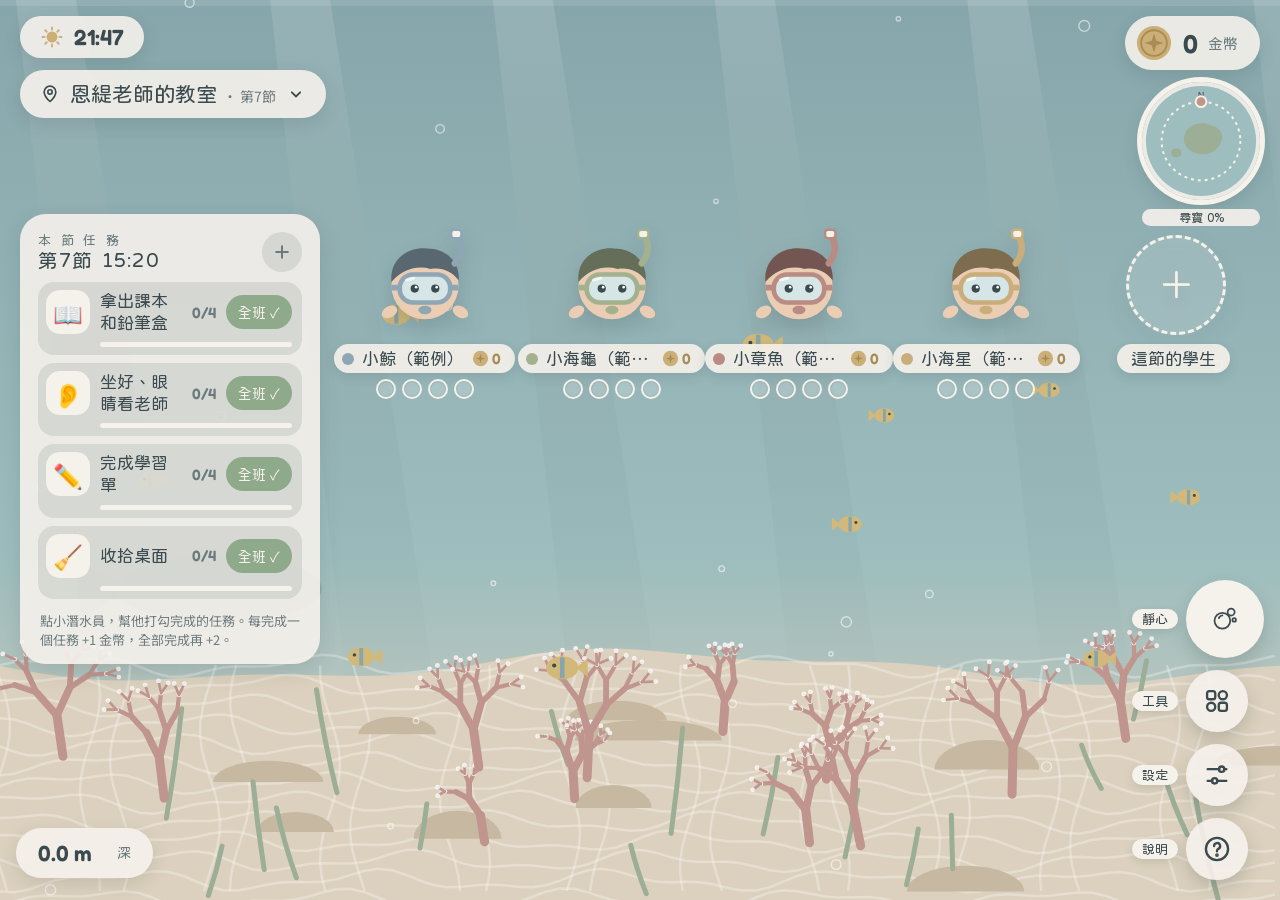
<file: classroom/index.html>
<!doctype html>
<html lang="zh-Hant">
<head>
<meta charset="utf-8">
<meta name="viewport" content="width=device-width,initial-scale=1,viewport-fit=cover">
<style>:root{color-scheme:light;box-sizing:border-box;padding-top:env(safe-area-inset-top,0px);padding-bottom:env(safe-area-inset-bottom,0px)}html{scroll-padding-top:env(safe-area-inset-top,0px)}body{margin:0;padding:0;font:14px -apple-system,BlinkMacSystemFont,sans-serif;background:#fff;color:#000}img{max-width:100%}[hidden]:not([hidden=until-found i]){display:none!important}</style>
</head>
<body>
<title>恩緹老師的教室 by NNX</title>
<meta name="claude:viewport-fit-sides" content="cover">
<link rel="preconnect" href="https://fonts.googleapis.com">
<link rel="stylesheet" href="https://fonts.googleapis.com/css2?family=Huninn&family=Fredoka:wght@500;600&family=Noto+Sans+TC:wght@400;500;700&display=swap">
<style>
/* Layout: full-bleed canvas sea; glass HUD pills float on top like a cozy diving game; divers swim in a grid "reef" in the middle */
:root{
  --sea-top:#86A6AB; --sea-mid:#9DBDBE; --sand:#DCD1BE; --sand-dk:#C7B9A1;
  --ink:#3B4A4E; --ink-soft:#6B7A7D;
  --glass:#F5F1EBE6; --glass-solid:#F5F1EB; --line:#3B4A4E1F;
  --accent:#C0968A; --gold:#CBAF77; --gold-dk:#A88C55; --sage:#9DAE97; --ok:#8FA98B;
  --coral:#BF958E; --fish:#D2B979; --skin:#EBCDB4; --lens:#D6E6E6;
  --ray:#FFFFFF; --veil:#2F3E42B3;
  --f-display:"Huninn","Noto Sans TC","PingFang TC","Microsoft JhengHei",sans-serif;
  --f-body:"Noto Sans TC","PingFang TC","Microsoft JhengHei",sans-serif;
  --f-num:"Fredoka","Huninn",ui-rounded,sans-serif;
}
@media (prefers-color-scheme:dark){:root:not([data-theme="light"]){
  --sea-top:#2C3F45; --sea-mid:#3A5257; --sand:#6B6457; --sand-dk:#585246;
  --ink:#EEE8E0; --ink-soft:#B5BDB9; --glass:#2A373BE6; --glass-solid:#2A373B; --line:#EEE8E022;
  --accent:#D1A79B; --gold:#D6BC85; --gold-dk:#B79C63; --sage:#A6B6A0; --ok:#9DB699;
  --coral:#A9837C; --fish:#BFA86F; --skin:#DDBFA6; --lens:#9FB8BA; --ray:#CFE3E3; --veil:#111A1DCC;
  color-scheme:dark}}
:root[data-theme="dark"]{
  --sea-top:#2C3F45; --sea-mid:#3A5257; --sand:#6B6457; --sand-dk:#585246;
  --ink:#EEE8E0; --ink-soft:#B5BDB9; --glass:#2A373BE6; --glass-solid:#2A373B; --line:#EEE8E022;
  --accent:#D1A79B; --gold:#D6BC85; --gold-dk:#B79C63; --sage:#A6B6A0; --ok:#9DB699;
  --coral:#A9837C; --fish:#BFA86F; --skin:#DDBFA6; --lens:#9FB8BA; --ray:#CFE3E3; --veil:#111A1DCC;
  color-scheme:dark}
/* 宇宙主題：固定一種夜空樣子（不跟著深淺色切換），面板維持奶油色好閱讀 */
html:root[data-world="space"]{
  --sea-top:#24283C; --sea-mid:#413E58; --sand:#8E8798; --sand-dk:#6E677E;
  --ink:#3A3E51; --ink-soft:#6A6C7C; --glass:#F3EEF0E8; --glass-solid:#F3EEF0; --line:#3A3E511F;
  --accent:#B8918F; --gold:#D2B97F; --gold-dk:#A0854F; --sage:#9FB1AA; --ok:#8BA596;
  --coral:#C29A9C; --fish:#D8C38E; --skin:#EBCDB4; --lens:#3E4766; --ray:#EDE6F2; --veil:#121420A6;
  color-scheme:light}
html[data-world="space"] .calm .bub{background:radial-gradient(circle at 35% 30%,#F6EAF0AA,#C9A9B588 40%,#8C7FA6AA 72%,#E9E1F033);box-shadow:inset -18px -18px 40px #2A2C4466,0 0 70px #D8C38E44}
html[data-world="space"] .pop{border-color:var(--fish);background:var(--fish);border-radius:3px}
.seg{display:flex;gap:6px;background:var(--glass);padding:4px;border-radius:999px}
.seg button{border:0;background:none;border-radius:999px;padding:8px 16px;font-family:var(--f-display);font-size:15px}
.seg button[aria-pressed="true"]{background:var(--accent);color:var(--glass-solid)}
html,body{min-height:100%}
body{background:var(--sea-mid);color:var(--ink);font-family:var(--f-body);font-size:15px;
  padding-left:max(16px,env(safe-area-inset-left,0px));padding-right:max(16px,env(safe-area-inset-right,0px));padding-block:16px 120px;overflow-x:hidden}
#sea{position:fixed;inset:0;width:100%;height:100%;z-index:0;display:block}
.app{position:relative;z-index:1;max-width:1240px;margin:0 auto;display:flex;flex-direction:column;gap:14px}
button{font:inherit;color:inherit;cursor:pointer}
button:focus-visible,input:focus-visible,select:focus-visible{outline:3px solid var(--gold);outline-offset:2px}
.pill{background:var(--glass);border-radius:999px;box-shadow:0 6px 18px #2B3A3E22;display:inline-flex;align-items:center;gap:10px;padding:10px 20px;border:0;backdrop-filter:blur(6px)}
.hud{display:flex;justify-content:space-between;align-items:flex-start;gap:12px;flex-wrap:wrap}
.hud-l,.hud-r{display:flex;flex-direction:column;gap:12px;align-items:flex-start}
.hud-r{align-items:flex-end}
.row{display:flex;gap:10px;flex-wrap:wrap;align-items:center}
.clock{font-family:var(--f-num);font-weight:600;font-size:22px;font-variant-numeric:tabular-nums;padding:8px 20px}
.clock svg{width:24px;height:24px;color:var(--gold)}
.loc{font-family:var(--f-display);font-size:21px;padding:12px 20px}
.loc svg{width:20px;height:20px}
.loc .sub{font-size:14px;color:var(--ink-soft);font-family:var(--f-body)}
.coins{font-family:var(--f-num);font-size:26px;font-weight:600;padding:8px 22px 8px 10px;font-variant-numeric:tabular-nums}
.coins small{font-family:var(--f-display);font-size:15px;color:var(--ink-soft);font-weight:400}
.coin{width:38px;height:38px;flex:none}
.minimap{width:118px;height:118px;border-radius:50%;background:var(--glass);box-shadow:0 0 0 5px var(--glass-solid),0 8px 20px #2B3A3E33;border:0;padding:0;position:relative}
.minimap svg{width:100%;height:100%}
.minimap .lbl{position:absolute;bottom:-26px;left:0;right:0;text-align:center;font-size:12px;color:var(--ink);font-family:var(--f-display);background:var(--glass);border-radius:999px;padding:2px 0}
.main{display:grid;grid-template-columns:300px 1fr;gap:18px;align-items:start}
.errands{background:var(--glass);border-radius:26px;padding:18px 18px 14px;box-shadow:0 8px 22px #2B3A3E22;display:flex;flex-direction:column;gap:10px;min-width:0}
.errands h2{margin:0;font-family:var(--f-display);font-weight:400;font-size:13px;letter-spacing:.22em;color:var(--ink-soft);display:flex;justify-content:space-between;align-items:center;gap:8px}
.errands h2 b{display:block;color:var(--ink);font-size:20px;letter-spacing:.06em;font-weight:400;margin-top:2px}
.plus{width:40px;height:40px;border-radius:50%;border:0;background:var(--line);display:grid;place-items:center;flex:none}
.plus svg{width:20px;height:20px}
.task-list{list-style:none;margin:0;padding:0;display:flex;flex-direction:column;gap:8px}
.allbtn{border:0;border-radius:999px;padding:7px 12px;background:var(--ok);color:var(--glass-solid);font-family:var(--f-display);font-size:14px;white-space:nowrap}
.allbtn.undo{background:var(--glass-solid);color:var(--ink-soft)}
.task .bar{grid-column:2/5!important}
.task{display:grid;grid-template-columns:44px 1fr auto auto;align-items:center;gap:10px;padding:8px 10px 8px 8px;border-radius:16px;background:var(--line)}
.task .ic{width:44px;height:44px;border-radius:14px;background:var(--glass-solid);display:grid;place-items:center;font-size:24px}
.task .tx{font-family:var(--f-display);font-size:17px;line-height:1.3;min-width:0;overflow-wrap:anywhere}
.task .ct{font-family:var(--f-num);font-weight:600;font-variant-numeric:tabular-nums;font-size:15px;color:var(--ink-soft)}
.task.all .ct{color:var(--ok)}
.task .bar{grid-column:2/4;height:5px;border-radius:5px;background:var(--glass-solid);overflow:hidden;margin-top:-2px}
.task .bar i{display:block;height:100%;background:var(--sage);border-radius:5px;transition:width .4s}
.hint{font-size:13px;color:var(--ink-soft);margin:2px 2px 0;line-height:1.5}
.reef{display:grid;grid-template-columns:repeat(auto-fill,minmax(150px,1fr));gap:22px 14px;padding-top:6px;min-width:0}
.diver{background:none;border:0;padding:6px 4px 10px;display:flex;flex-direction:column;align-items:center;gap:6px;border-radius:24px;position:relative;animation:bob 5.5s ease-in-out infinite}
.diver:hover .avatar{transform:scale(1.05)}
.avatar{width:112px;height:112px;transition:transform .25s;filter:drop-shadow(0 10px 10px #2B3A3E2E)}
.avatar svg{width:100%;height:100%;overflow:visible}
.tag{background:var(--glass);border-radius:999px;padding:5px 14px 5px 8px;display:flex;align-items:center;gap:8px;box-shadow:0 4px 12px #2B3A3E1F;max-width:100%}
.tag .sw{width:12px;height:12px;border-radius:50%;background:var(--c);flex:none}
.tag .nm{font-family:var(--f-display);font-size:17px;white-space:nowrap;overflow:hidden;text-overflow:ellipsis;min-width:0}
.tag .sc{font-family:var(--f-num);font-weight:600;font-size:15px;color:var(--gold-dk);display:flex;align-items:center;gap:3px;flex:none}
.tag .sc svg{width:17px;height:17px}
.dots{display:flex;gap:6px}
.dots i{width:16px;height:16px;border-radius:50%;border:2px solid var(--glass-solid);background:#FFFFFF33;box-shadow:inset 0 0 0 1px var(--line)}
.dots i.on{background:var(--gold);border-color:var(--glass-solid)}
.crown{position:absolute;top:-6px;left:50%;transform:translateX(-50%);background:var(--gold);color:var(--glass-solid);font-family:var(--f-display);font-size:13px;padding:2px 10px;border-radius:999px;white-space:nowrap;box-shadow:0 4px 10px #2B3A3E33}
@keyframes bob{0%,100%{translate:0 0}50%{translate:0 -9px}}
.side{position:fixed;right:max(16px,env(safe-area-inset-right,0px));bottom:calc(20px + env(safe-area-inset-bottom,0px));display:flex;flex-direction:column;gap:12px;z-index:5}
.fab{width:62px;height:62px;border-radius:50%;border:0;background:var(--glass);box-shadow:0 8px 18px #2B3A3E33;display:grid;place-items:center;position:relative}
.fab svg{width:28px;height:28px}
.fab.big{width:78px;height:78px;background:var(--glass-solid)}
.fab span{position:absolute;right:calc(100% + 8px);top:50%;transform:translateY(-50%);background:var(--glass-solid);font-family:var(--f-display);font-size:13px;padding:3px 10px;border-radius:999px;white-space:nowrap;box-shadow:0 3px 8px #2B3A3E22}
.depth{position:fixed;left:max(16px,env(safe-area-inset-left,0px));bottom:calc(22px + env(safe-area-inset-bottom,0px));z-index:5;font-family:var(--f-num);font-weight:600;font-size:22px;padding:12px 22px;font-variant-numeric:tabular-nums}
.depth small{font-family:var(--f-display);font-weight:400;font-size:14px;color:var(--ink-soft)}
/* sheets */
.scrim{position:fixed;inset:0;background:#2B3A3E59;z-index:20;display:flex;align-items:flex-end;justify-content:center;padding:0 max(0px,env(safe-area-inset-right,0px)) 0 max(0px,env(safe-area-inset-left,0px))}
.sheet{background:var(--glass-solid);width:min(560px,100%);max-height:88%;overflow:auto;border-radius:28px 28px 0 0;padding:22px 20px calc(24px + env(safe-area-inset-bottom,0px));box-shadow:0 -10px 30px #2B3A3E33;display:flex;flex-direction:column;gap:14px;animation:up .28s ease-out}
.sheet.wide{width:min(760px,100%)}
@keyframes up{from{transform:translateY(40px);opacity:.4}}
.sh-head{display:flex;align-items:center;gap:14px}
.sh-head .avatar{width:84px;height:84px;flex:none}
.sh-head h3{margin:0;font-family:var(--f-display);font-weight:400;font-size:28px;min-width:0;overflow-wrap:anywhere}
.sh-head p{margin:2px 0 0;color:var(--ink-soft);font-size:14px}
.x{margin-left:auto;width:44px;height:44px;border-radius:50%;border:0;background:var(--line);display:grid;place-items:center;flex:none}
.x svg{width:18px;height:18px}
.check{display:grid;grid-template-columns:52px 1fr 44px;gap:12px;align-items:center;width:100%;text-align:left;border:0;border-radius:20px;padding:10px 12px 10px 10px;background:var(--line);min-height:68px;transition:background .2s}
.check .ic{width:52px;height:52px;border-radius:16px;background:var(--glass);display:grid;place-items:center;font-size:28px}
.check .tx{font-family:var(--f-display);font-size:21px;line-height:1.3}
.check .bx{width:40px;height:40px;border-radius:50%;border:3px solid var(--ink-soft);display:grid;place-items:center}
.check .bx svg{width:22px;height:22px;opacity:0}
.check.done{background:color-mix(in srgb,var(--sage) 38%,transparent)}
.check.done .bx{background:var(--ok);border-color:var(--ok);color:var(--glass-solid)}
.check.done .bx svg{opacity:1}
.coinrow{display:flex;align-items:center;justify-content:space-between;gap:12px;background:var(--line);border-radius:20px;padding:10px 12px}
.coinrow .v{font-family:var(--f-num);font-weight:600;font-size:30px;display:flex;align-items:center;gap:8px;font-variant-numeric:tabular-nums}
.coinrow .v svg{width:34px;height:34px}
.rbtn{width:52px;height:52px;border-radius:50%;border:0;background:var(--glass);font-family:var(--f-num);font-size:26px;font-weight:600;display:grid;place-items:center}
.btn{border:0;border-radius:999px;padding:12px 20px;background:var(--line);font-family:var(--f-display);font-size:16px}
.btn.pri{background:var(--accent);color:var(--glass-solid)}
.btn.warn{background:color-mix(in srgb,var(--accent) 25%,transparent)}
.btn.sm{padding:8px 14px;font-size:14px}
.tabs{display:flex;gap:6px;background:var(--line);padding:5px;border-radius:999px;align-self:flex-start;flex-wrap:wrap}
.tabs button{border:0;background:none;border-radius:999px;padding:8px 16px;font-family:var(--f-display);font-size:15px}
.tabs button[aria-selected="true"]{background:var(--glass-solid);box-shadow:0 2px 6px #2B3A3E22}
.ed-list{display:flex;flex-direction:column;gap:10px}
.ed-st{display:grid;grid-template-columns:56px 1fr;gap:10px;align-items:center;background:var(--line);border-radius:18px;padding:10px}
.ed-st .avatar{width:56px;height:56px}
.ed-st .f{display:flex;flex-direction:column;gap:8px;min-width:0}
input[type=text],input[type=time],select{font:inherit;font-size:16px;color:var(--ink);background:var(--glass);border:1px solid var(--line);border-radius:12px;padding:9px 12px;min-width:0;width:100%}
.sws{display:flex;gap:6px;flex-wrap:wrap;align-items:center}
.sws button{width:28px;height:28px;border-radius:50%;border:3px solid transparent;background:var(--c)}
.sws button[aria-pressed="true"]{border-color:var(--ink)}
.lesson{background:var(--line);border-radius:20px;padding:12px;display:flex;flex-direction:column;gap:10px}
.lesson .top{display:grid;grid-template-columns:1fr 120px auto;gap:8px}
.trow{display:grid;grid-template-columns:70px 1fr 40px;gap:8px;align-items:center}
.trow select{padding:8px 4px;font-size:20px;text-align:center}
.del{width:40px;height:40px;border-radius:50%;border:0;background:var(--glass);display:grid;place-items:center}
.del svg{width:16px;height:16px}
.opts{display:flex;flex-direction:column;gap:12px}
.opt{display:flex;justify-content:space-between;align-items:center;gap:12px;background:var(--line);border-radius:18px;padding:12px 14px;flex-wrap:wrap}
.opt b{font-family:var(--f-display);font-weight:400;font-size:16px}
.opt p{margin:2px 0 0;font-size:13px;color:var(--ink-soft)}
.sw-toggle{width:56px;height:32px;border-radius:999px;border:0;background:var(--ink-soft);position:relative;flex:none}
.sw-toggle::after{content:"";position:absolute;top:4px;left:4px;width:24px;height:24px;border-radius:50%;background:var(--glass-solid);transition:left .2s}
.sw-toggle[aria-pressed="true"]{background:var(--ok)}
.sw-toggle[aria-pressed="true"]::after{left:28px}
.picker{display:flex;flex-direction:column;gap:8px}
.picker button{display:flex;justify-content:space-between;align-items:center;border:0;background:var(--line);border-radius:16px;padding:14px 16px;font-family:var(--f-display);font-size:18px;text-align:left;gap:10px}
.picker button[aria-current="true"]{background:color-mix(in srgb,var(--gold) 35%,transparent)}
.picker small{font-family:var(--f-num);color:var(--ink-soft);font-size:15px}
/* calm */
.calm{position:fixed;inset:0;z-index:30;background:var(--veil);display:flex;flex-direction:column;align-items:center;justify-content:center;gap:26px;color:#F3EEE7;padding:24px max(16px,env(safe-area-inset-right,0px)) 24px max(16px,env(safe-area-inset-left,0px))}
.calm .bub{width:min(56vmin,320px);aspect-ratio:1;max-width:100%;border-radius:50%;background:radial-gradient(circle at 35% 30%,#FFFFFF66,#B9D3D355 45%,#9DBDBE33 70%,#FFFFFF22);box-shadow:inset 0 0 40px #FFFFFF55,0 0 60px #CFE3E355;display:grid;place-items:center;transform:scale(.62);transition:transform 4s ease-in-out}
.calm .bub.in{transform:scale(1)}
.calm .word{font-family:var(--f-display);font-size:clamp(34px,7vmin,56px);letter-spacing:.1em}
.calm .t{font-family:var(--f-num);font-size:20px;opacity:.85;font-variant-numeric:tabular-nums}
.calm .row .btn{background:#F3EEE733;color:#F3EEE7}
.calm .row .btn[aria-pressed="true"]{background:#F3EEE7;color:#3B4A4E}
.float{position:fixed;z-index:40;pointer-events:none;font-family:var(--f-num);font-weight:600;font-size:28px;color:var(--gold-dk);text-shadow:0 2px 0 var(--glass-solid);animation:rise 1.2s ease-out forwards}
@keyframes rise{to{transform:translateY(-70px);opacity:0}}
.pop{position:fixed;z-index:39;pointer-events:none;width:14px;height:14px;border-radius:50%;border:2px solid #FFFFFFCC;animation:pop 1s ease-out forwards}
@keyframes pop{to{transform:translate(var(--dx),var(--dy)) scale(1.6);opacity:0}}
.toast{position:fixed;left:50%;top:calc(18px + env(safe-area-inset-top,0px));transform:translateX(-50%);z-index:45;background:var(--glass-solid);padding:12px 22px;border-radius:999px;font-family:var(--f-display);font-size:18px;box-shadow:0 8px 20px #2B3A3E33;max-width:calc(100% - 32px);text-align:center}
.sync{font-size:12px;color:var(--ink-soft)}
.help ol{margin:0;padding-left:22px;display:flex;flex-direction:column;gap:8px;line-height:1.6;font-size:16px}
.floaters{position:fixed;left:50%;transform:translateX(-50%);bottom:calc(22px + env(safe-area-inset-bottom,0px));z-index:6;display:flex;gap:10px;max-width:calc(100% - 32px)}
.fl{border:0;background:var(--glass-solid);border-radius:999px;padding:10px 18px;display:flex;align-items:center;gap:8px;font-family:var(--f-num);font-weight:600;font-size:24px;box-shadow:0 8px 18px #2B3A3E33;font-variant-numeric:tabular-nums;white-space:nowrap}
.fl svg{width:24px;height:24px}
.fl small{font-family:var(--f-display);font-size:13px;color:var(--ink-soft);font-weight:400}
.fl.lt span{font-family:var(--f-display);font-weight:400;font-size:19px}
.fl.warn{background:var(--gold);animation:pulse 1s infinite}
.fl.done{background:var(--accent);color:var(--glass-solid);animation:pulse .8s infinite}
@keyframes pulse{50%{transform:scale(1.07)}}
.lamp{width:22px;height:22px;border-radius:50%;display:inline-block;box-shadow:inset -3px -4px 0 #0000001A,inset 3px 3px 0 #FFFFFF55}
.lamp.big{width:min(90px,20vw);height:min(90px,20vw);box-shadow:inset -8px -10px 0 #0000001A,inset 8px 8px 0 #FFFFFF55}
.tools{display:grid;grid-template-columns:repeat(2,minmax(0,1fr));gap:12px}
.tools button{border:0;background:var(--line);border-radius:22px;padding:18px 12px;display:flex;flex-direction:column;align-items:center;gap:4px}
.tools .tic{font-size:40px}.tools b{font-family:var(--f-display);font-weight:400;font-size:20px}.tools small{color:var(--ink-soft);font-size:13px;text-align:center}
.tm-wrap{position:relative;width:min(250px,68vw);aspect-ratio:1;margin:0 auto;max-width:100%}
.tm-ring{width:100%;height:100%}#tmRing{transition:stroke-dashoffset .25s linear}
.tm-big{position:absolute;inset:0;display:grid;place-items:center;font-family:var(--f-num);font-weight:600;font-size:clamp(48px,14vw,70px);font-variant-numeric:tabular-nums}
.row.center{justify-content:center}
.chip2{border:0;border-radius:999px;padding:9px 16px;background:var(--line);font-family:var(--f-display);font-size:16px}
.chip2[aria-pressed="true"]{background:var(--accent);color:var(--glass-solid)}
.btn.big{padding:14px 30px;font-size:19px}
.btn:disabled{opacity:.45;cursor:default}
.pick-stage{display:flex;flex-direction:column;align-items:center;gap:8px;min-height:190px;justify-content:center}
.avatar.big-av{width:140px;height:140px}
.pick-name{font-family:var(--f-display);font-size:36px;text-align:center}
.pick-name.muted{color:var(--ink-soft);font-size:22px}
.pick-strip{display:flex;flex-wrap:wrap;gap:6px;justify-content:center}
.pk{padding:5px 12px;border-radius:999px;background:var(--line);font-family:var(--f-display);font-size:15px}
.pk.used{opacity:.4;text-decoration:line-through}
.pk.on,.pk.hl{background:var(--gold);color:var(--glass-solid);opacity:1;text-decoration:none}
.lights{display:grid;grid-template-columns:repeat(3,minmax(0,1fr));gap:12px}
.lights button{border:0;background:var(--line);border-radius:22px;padding:16px 8px;display:flex;flex-direction:column;align-items:center;gap:10px;opacity:.6}
.lights button[aria-pressed="true"]{opacity:1;box-shadow:inset 0 0 0 3px var(--ink-soft)}
.lights b{font-family:var(--f-display);font-weight:400;font-size:18px}
.groups{display:grid;grid-template-columns:repeat(auto-fill,minmax(150px,1fr));gap:10px}
.grp-card{background:var(--line);border-radius:18px;padding:12px;display:flex;flex-direction:column;gap:6px;min-width:0}
.grp-card b{font-family:var(--f-display);font-weight:400;font-size:17px}
.gm{display:flex;align-items:center;gap:8px;font-family:var(--f-display);font-size:16px;min-width:0}
.gm .avatar{width:34px;height:34px;flex:none;filter:none}
@media (max-width:760px){.floaters{bottom:calc(94px + env(safe-area-inset-bottom,0px))}}
.tools button.wide{grid-column:1/-1;flex-direction:row;justify-content:center;gap:14px;background:color-mix(in srgb,var(--gold) 28%,transparent)}
.tools button.wide small{text-align:left}
.dex{display:grid;grid-template-columns:repeat(auto-fill,minmax(98px,1fr));gap:10px}
.dx{background:var(--line);border-radius:18px;padding:10px 6px;display:flex;flex-direction:column;align-items:center;gap:2px;box-shadow:inset 0 0 0 3px var(--r);min-width:0;text-align:center}
.dx-em{font-size:40px;width:62px;height:62px;border-radius:50%;background:var(--glass);display:grid;place-items:center;line-height:1}
.dx b{font-family:var(--f-display);font-weight:400;font-size:15px}
.dx small{font-size:12px;color:var(--ink-soft)}
.dx.no{box-shadow:none}
.dx.no .dx-em{filter:grayscale(1) brightness(.15);opacity:.22}
.dx.no b{color:var(--ink-soft)}
.rv{display:flex;flex-direction:column;align-items:center;gap:10px}
.rv-card{width:170px;height:170px;border-radius:50%;background:radial-gradient(circle,var(--glass) 58%,var(--r) 60%);display:grid;place-items:center;box-shadow:0 0 0 8px color-mix(in srgb,var(--r) 35%,transparent),0 0 50px var(--r);animation:rvin .9s cubic-bezier(.2,1.4,.4,1)}
.rv-em{font-size:90px;line-height:1}
.rv-nm{font-family:var(--f-display);font-size:34px}
.rar{background:var(--r);color:var(--glass-solid);border-radius:999px;padding:3px 12px;font-family:var(--f-display);font-size:14px}
@keyframes rvin{from{transform:scale(.2) rotate(-200deg);opacity:0}}
.rv-grid{display:grid;grid-template-columns:repeat(auto-fill,minmax(120px,1fr));gap:10px}
.rv-mini{background:var(--line);border-radius:18px;padding:12px 8px;display:flex;flex-direction:column;align-items:center;gap:4px;position:relative;min-width:0;box-shadow:inset 0 0 0 3px var(--r)}
.rv-mini .avatar{width:56px;height:56px}
.rv-mini .rv-em.sm{font-size:30px;position:absolute;top:6px;right:8px;animation:rvin .9s cubic-bezier(.2,1.4,.4,1)}
.rv-mini b{font-family:var(--f-display);font-weight:400;font-size:16px;overflow-wrap:anywhere;text-align:center}
.rv-mini small{font-size:12px;color:var(--ink-soft)}
@media (prefers-reduced-motion:reduce){.rv-card,.rv-mini .rv-em.sm{animation:none}}
.face{position:relative;cursor:pointer;width:84px;height:84px;flex:none;border-radius:50%}
.face:focus-within{outline:3px solid var(--gold);outline-offset:3px}
.face .cam{position:absolute;bottom:-6px;left:50%;transform:translateX(-50%);background:var(--accent);color:var(--glass-solid);font-size:12px;padding:3px 10px;border-radius:999px;white-space:nowrap;font-family:var(--f-display);box-shadow:0 3px 8px #2B3A3E33}
.roster{display:grid;grid-template-columns:repeat(auto-fill,minmax(112px,1fr));gap:10px}
.rchip{border:0;border-radius:18px;background:var(--line);padding:10px 6px;display:flex;flex-direction:column;align-items:center;gap:4px;font-family:var(--f-display);font-size:16px;opacity:.5;min-width:0}
.rchip .avatar{width:60px;height:60px}
.rchip[aria-pressed="true"]{opacity:1;background:color-mix(in srgb,var(--sage) 38%,transparent);box-shadow:inset 0 0 0 3px var(--ok)}
.chip{width:auto!important;height:auto!important;border:0!important;border-radius:999px;padding:6px 12px;background:var(--glass)!important;font-size:14px;font-family:var(--f-display);color:var(--ink-soft)}
.chip[aria-pressed="true"]{background:var(--ok)!important;color:var(--glass-solid)}
.lab{font-size:13px;color:var(--ink-soft)}
.grp{margin:6px 2px 0;font-family:var(--f-display);font-size:13px;letter-spacing:.2em;color:var(--ink-soft)}
.add-diver{animation:none}
.add-diver .ring{width:84%;height:84%;margin:8%;border-radius:50%;border:3px dashed var(--glass-solid);background:#FFFFFF26;display:grid;place-items:center;font-size:40px;color:var(--glass-solid);font-family:var(--f-num)}
.add-diver .tag{padding:5px 14px}
.rename{display:flex;gap:8px;flex:1;min-width:0;flex-wrap:wrap}
.rename input{flex:1;min-width:120px;font-size:20px}
.empty{grid-column:1/-1;background:var(--glass);border-radius:22px;padding:22px;text-align:center;font-family:var(--f-display);font-size:18px}
/* 半螢幕版：視窗變窄（例如另一半放投影片）時自動切換 */
@media (max-width:1100px){
  body{padding-block:12px 92px}
  .app{gap:12px}
  .hud{align-items:center}
  .hud-l{flex-direction:row;flex-wrap:wrap;gap:8px;align-items:center}
  .hud-r{flex-direction:row;align-items:center}
  .minimap{display:none}
  .clock{font-size:18px;padding:7px 14px}.clock svg{width:20px;height:20px}
  .loc{font-size:18px;padding:9px 16px}
  .coins{font-size:20px;padding:5px 16px 5px 7px}.coin{width:30px;height:30px}
  .main{grid-template-columns:1fr;gap:12px}
  .errands{padding:12px 14px;border-radius:22px;gap:8px}
  .errands h2 b{display:inline;margin-left:8px;font-size:18px}
  .plus{width:34px;height:34px}
  .task-list{display:grid;grid-template-columns:repeat(auto-fit,minmax(230px,1fr));gap:8px}
  .allbtn{padding:6px 10px;font-size:13px}
  .task{grid-template-columns:38px 1fr auto auto;padding:6px 10px 6px 6px;gap:8px}
  .task .ic{width:38px;height:38px;font-size:21px;border-radius:12px}
  .task .tx{font-size:16px}
  .errands .hint{display:none}
  .reef{grid-template-columns:repeat(auto-fill,minmax(118px,1fr));gap:12px 8px;padding-top:0}
  .avatar{width:82px;height:82px}
  .diver{padding:4px 2px 6px;gap:4px}
  .tag .nm{font-size:16px}
  .dots i{width:14px;height:14px}
  .side{flex-direction:row;gap:10px;align-items:flex-end}
  .fab{width:52px;height:52px}.fab.big{width:62px;height:62px}.fab svg{width:24px;height:24px}
  .fab span{display:none}
  .depth{font-size:18px;padding:9px 16px}
}
@media (max-width:480px){
  .loc{font-size:18px}.clock{font-size:19px}.coins{font-size:22px}
  .reef{grid-template-columns:repeat(2,minmax(0,1fr));gap:18px 8px}
  .fab{width:54px;height:54px}.fab.big{width:66px;height:66px}.fab span{display:none}
  .lesson .top{grid-template-columns:1fr 100px}
  .lesson .top .del{grid-column:2;justify-self:end}
  .depth{font-size:18px;padding:10px 16px}
}
@media (prefers-reduced-motion:reduce){.diver{animation:none}.calm .bub{transition-duration:.01s}*{scroll-behavior:auto}}
</style>

<canvas id="sea" aria-hidden="true"></canvas>
<div class="app">
  <header class="hud">
    <div class="hud-l">
      <div class="pill clock" aria-label="現在時間"><svg viewBox="0 0 24 24" fill="none" stroke="currentColor" stroke-width="2" stroke-linecap="round"><circle cx="12" cy="12" r="4.5" fill="currentColor"/><path d="M12 2.5v2M12 19.5v2M2.5 12h2M19.5 12h2M5.3 5.3l1.4 1.4M17.3 17.3l1.4 1.4M5.3 18.7l1.4-1.4M17.3 6.7l1.4-1.4"/></svg><span id="clock">--:--</span></div>
      <button class="pill loc" id="locBtn" aria-haspopup="dialog">
        <svg viewBox="0 0 24 24" fill="none" stroke="currentColor" stroke-width="2"><path d="M12 21s-7-6.2-7-11.5A7 7 0 0 1 19 9.5C19 14.8 12 21 12 21z"/><circle cx="12" cy="9.5" r="2.6"/></svg>
        <span>恩緹老師的教室 <span class="sub" id="lessonName"></span></span>
        <svg viewBox="0 0 24 24" fill="none" stroke="currentColor" stroke-width="2.2" stroke-linecap="round"><path d="M7 10l5 5 5-5"/></svg>
      </button>
    </div>
    <div class="hud-r">
      <div class="pill coins" aria-label="全班金幣"><svg class="coin" viewBox="0 0 40 40"><circle cx="20" cy="20" r="18" fill="var(--gold)"/><circle cx="20" cy="20" r="13.5" fill="none" stroke="var(--gold-dk)" stroke-width="2"/><path d="M20 10l2.4 7.6L30 20l-7.6 2.4L20 30l-2.4-7.6L10 20l7.6-2.4z" fill="var(--gold-dk)"/></svg><span id="coinTotal">0</span><small>金幣</small></div>
      <button class="minimap" id="mapBtn" aria-label="全班尋寶進度"><svg id="map" viewBox="0 0 120 120"></svg><span class="lbl" id="mapLbl">尋寶 0%</span></button>
    </div>
  </header>

  <main class="main">
    <section class="errands" aria-labelledby="errTitle">
      <h2 id="errTitle"><span>本 節 任 務<b id="errLesson"></b></span>
        <button class="plus" id="editTasks" aria-label="調整任務"><svg viewBox="0 0 24 24" fill="none" stroke="currentColor" stroke-width="2.4" stroke-linecap="round"><path d="M12 5v14M5 12h14"/></svg></button></h2>
      <ul class="task-list" id="taskList"></ul>
      <p class="hint">點小潛水員，幫他打勾完成的任務。每完成一個任務 +1 金幣，全部完成再 +2。</p>
    </section>
    <section class="reef" id="reef" aria-label="學生"></section>
  </main>
</div>

<div class="pill depth" aria-live="polite"><span id="depth">0.0 m</span>&nbsp;<small id="depthLbl">深</small></div>
<nav class="side" aria-label="工具">
  <button class="fab big" id="calmBtn" aria-label="上課靜心"><svg viewBox="0 0 32 32" fill="none" stroke="currentColor" stroke-width="2"><circle cx="13" cy="18" r="9"/><circle cx="23" cy="8" r="4"/><circle cx="26.5" cy="17" r="2"/><path d="M9 15a4.5 4.5 0 0 1 4-3" stroke-linecap="round"/></svg><span>靜心</span></button>
  <button class="fab" id="toolBtn" aria-label="班級工具"><svg viewBox="0 0 24 24" fill="none" stroke="currentColor" stroke-width="2" stroke-linejoin="round"><rect x="3.5" y="3.5" width="7" height="7" rx="2"/><rect x="13.5" y="3.5" width="7" height="7" rx="3.5"/><rect x="3.5" y="13.5" width="7" height="7" rx="3.5"/><rect x="13.5" y="13.5" width="7" height="7" rx="2"/></svg><span>工具</span></button>
  <button class="fab" id="setBtn" aria-label="設定"><svg viewBox="0 0 24 24" fill="none" stroke="currentColor" stroke-width="2" stroke-linecap="round"><path d="M4 7h10M18 7h2M4 17h4M12 17h8"/><circle cx="16" cy="7" r="2.3"/><circle cx="10" cy="17" r="2.3"/></svg><span>設定</span></button>
  <button class="fab" id="helpBtn" aria-label="說明"><svg viewBox="0 0 24 24" fill="none" stroke="currentColor" stroke-width="2" stroke-linecap="round"><circle cx="12" cy="12" r="9.5"/><path d="M9.5 9.5a2.6 2.6 0 1 1 3.6 2.4c-.7.3-1.1.9-1.1 1.6v.5"/><circle cx="12" cy="17.2" r=".6" fill="currentColor"/></svg><span>說明</span></button>
</nav>
<div class="floaters" id="floaters" aria-live="polite"></div>
<div id="layer"></div>

<script>
(function(){
const $=s=>document.querySelector(s);
const esc=s=>String(s).replace(/[&<>"']/g,c=>({'&':'&amp;','<':'&lt;','>':'&gt;','"':'&quot;',"'":'&#39;'}[c]));
const uid=()=>Math.random().toString(36).slice(2,9);
const today=()=>{const d=new Date();return d.getFullYear()+'-'+(d.getMonth()+1)+'-'+d.getDate()};
const COLORS=['#B98B82','#8FA6B5','#A3B18F','#C9AE7C','#9E92B0','#7FA39B','#C49B7A','#8E8A84'];
const ICONS=['📖','✏️','👂','🙋','🪑','🧹','🎒','📝','👀','🤫','🧩','🗣️','🔢','🎨','💧','⭐'];
const ic={x:'<svg viewBox="0 0 24 24" fill="none" stroke="currentColor" stroke-width="2.6" stroke-linecap="round"><path d="M6 6l12 12M18 6L6 18"/></svg>',
 ok:'<svg viewBox="0 0 24 24" fill="none" stroke="currentColor" stroke-width="3" stroke-linecap="round" stroke-linejoin="round"><path d="M5 12.5l4.5 4.5L19 7"/></svg>',
 coin:'<svg viewBox="0 0 40 40"><circle cx="20" cy="20" r="18" fill="var(--gold)"/><path d="M20 9l2.6 8.4L31 20l-8.4 2.6L20 31l-2.6-8.4L9 20l8.4-2.6z" fill="var(--gold-dk)"/></svg>'};

const DEFAULT=()=>({
  students:[
    {id:'s1',name:'小鯨（範例）',color:COLORS[1]},
    {id:'s2',name:'小海龜（範例）',color:COLORS[2]},
    {id:'s3',name:'小章魚（範例）',color:COLORS[0]},
    {id:'s4',name:'小海星（範例）',color:COLORS[3]}],
  lessons:[1,2,3,4,5,6,7].map((n,i)=>({id:'l'+n,name:'第'+n+'節',time:['08:40','09:30','10:30','11:20','13:30','14:20','15:20'][i],
    tasks:[{id:uid(),icon:'📖',text:'拿出課本和鉛筆盒'},{id:uid(),icon:'👂',text:'坐好、眼睛看老師'},{id:uid(),icon:'✏️',text:'完成學習單'},{id:uid(),icon:'🧹',text:'收拾桌面'}]})),
  cur:null, auto:true, coins:{}, prog:{}, date:today(), voice:true});

let S=null, photos={}, db=null, ref=null, lastJSON='', writing=false, pending=false, syncMode='local';

function normalize(d){
  const s=Object.assign(DEFAULT(),d||{});
  s.students=Array.isArray(s.students)?s.students:[];
  s.lessons=Array.isArray(s.lessons)&&s.lessons.length?s.lessons:DEFAULT().lessons;
  s.coins=s.coins||{}; s.prog=s.prog||{}; s.dex=s.dex||{};
  return s;
}
function loadLocal(){try{const j=localStorage.getItem('entee-sea');if(j)return JSON.parse(j)}catch(e){}return null}
function loadLocalPhotos(){try{const j=localStorage.getItem('entee-sea-photos');if(j)return JSON.parse(j)}catch(e){}return {}}
function dayCheck(){ if(S.date!==today()){S.prog={};S.date=today();S.auto=true;return true} return false }
const WD=['日','一','二','三','四','五','六'];
const onToday=l=>!l.days||!l.days.length||l.days.includes(new Date().getDay());
function autoLesson(){
  if(!S.auto && S.lessons.find(l=>l.id===S.cur)) return;
  const now=new Date(), m=now.getHours()*60+now.getMinutes();
  const td=S.lessons.filter(onToday), list=td.filter(l=>l.time).sort((a,b)=>a.time.localeCompare(b.time));
  let pick=list[0]||td[0]||S.lessons[0];
  for(const l of list){const [h,mm]=l.time.split(':').map(Number); if(h*60+mm-10<=m) pick=l;}
  S.cur=pick.id;
}
const lesson=()=>S.lessons.find(l=>l.id===S.cur)||S.lessons[0];
const roster=L=>{L=L||lesson();return Array.isArray(L.members)?S.students.filter(s=>L.members.includes(s.id)):S.students};
function newStudent(){
  const ids=S.students.map(s=>s.id);
  S.lessons.forEach(l=>{if(!Array.isArray(l.members))l.members=ids.slice()});
  const s={id:uid(),name:'新同學',color:COLORS[S.students.length%COLORS.length]};
  S.students.push(s); lesson().members.push(s.id); save(); render(); return s;
}
function toggleMember(L,id){
  if(!Array.isArray(L.members))L.members=S.students.map(s=>s.id);
  L.members=L.members.includes(id)?L.members.filter(x=>x!==id):[...L.members,id];
}
const prog=(sid)=>{const L=lesson();S.prog[L.id]=S.prog[L.id]||{};return S.prog[L.id][sid]=S.prog[L.id][sid]||{d:[],b:false}};
const peek=(sid)=>{const L=lesson();return (S.prog[L.id]&&S.prog[L.id][sid])||{d:[],b:false}};

let recent=[];
function save(){
  lastJSON=JSON.stringify(S);
  recent.push(lastJSON); if(recent.length>12) recent.shift();
  try{localStorage.setItem('entee-sea',lastJSON)}catch(e){}
  clearTimeout(save.t); save.t=setTimeout(()=>{save.t=null;push()},450);
}
async function push(){
  if(!ref) return;
  if(writing){pending=true;return}
  writing=true;
  try{await ref.set(JSON.parse(lastJSON));syncMode='cloud'}catch(e){syncMode='local';if(e&&e.code==='not_granted')ref=null}
  writing=false; if(pending){pending=false;push()}
}

/* ---------- world (海底 / 宇宙) ---------- */
const world=()=>S&&S.theme==='space'?'space':'sea';
const W_TXT={sea:{unit:' m',lbl:'深',map:'尋寶',done:'找到寶藏！',allT:'全班都找到寶藏了！',allS:'全班所有任務都完成了，大家太棒了！'},
  space:{unit:' 光年',lbl:'遠',map:'探索',done:'抵達星球！',allT:'全班都抵達星球了！',allS:'全班所有任務都完成了，我們抵達星球了！'}};
const TX=()=>W_TXT[world()];
function astroSVG(st,size){
  const c=st.color||COLORS[0], ph=photos[st.id], cid='a'+st.id+(size||'');
  const visor=ph
    ? `<defs><clipPath id="${cid}"><ellipse cx="60" cy="64" rx="27" ry="24"/></clipPath></defs><image href="${ph}" x="33" y="38" width="54" height="54" clip-path="url(#${cid})" preserveAspectRatio="xMidYMid slice"/><ellipse cx="60" cy="64" rx="27" ry="24" fill="none" stroke="#3E4766" stroke-width="3"/>`
    : `<ellipse cx="60" cy="64" rx="27" ry="24" fill="var(--lens)"/><circle cx="50" cy="65" r="4.6" fill="#fff"/><circle cx="70" cy="65" r="4.6" fill="#fff"/><circle cx="51.5" cy="66" r="2" fill="#3E4766"/><circle cx="71.5" cy="66" r="2" fill="#3E4766"/><path d="M53 76 Q60 81 67 76" stroke="#fff" stroke-width="2.5" fill="none" stroke-linecap="round"/>`;
  return `<svg viewBox="0 0 120 120">
  <ellipse cx="20" cy="94" rx="10" ry="7" fill="${c}" transform="rotate(-35 20 94)"/><ellipse cx="100" cy="94" rx="10" ry="7" fill="${c}" transform="rotate(35 100 94)"/>
  <rect x="34" y="86" width="52" height="32" rx="14" fill="${c}"/><rect x="50" y="102" width="20" height="10" rx="3" fill="#F4EFEA"/><circle cx="55" cy="107" r="2" fill="#B8918F"/><circle cx="64" cy="107" r="2" fill="#9FB1AA"/>
  <path d="M82 30 L93 11" stroke="${c}" stroke-width="4" stroke-linecap="round"/><circle cx="94" cy="9" r="5.5" fill="var(--gold)"/>
  <rect x="16" y="52" width="10" height="22" rx="5" fill="${c}"/><rect x="94" y="52" width="10" height="22" rx="5" fill="${c}"/>
  <circle cx="60" cy="62" r="38" fill="#F4EFEA" stroke="${c}" stroke-width="5"/>${visor}
  <path d="M41 54 Q44 46 52 43" stroke="#FFFFFFCC" stroke-width="4" fill="none" stroke-linecap="round"/></svg>`;
}

/* ---------- diver svg ---------- */
function diverSVG(st,size){
  if(world()==='space') return astroSVG(st,size);
  const c=st.color||COLORS[0], ph=photos[st.id], cid='c'+st.id+(size||'');
  const tube=`<path d="M92 40 C100 30 100 18 94 10" stroke="${c}" stroke-width="7" fill="none" stroke-linecap="round"/><rect x="88" y="4" width="11" height="9" rx="3" fill="var(--glass-solid)" stroke="${c}" stroke-width="2.5"/>`;
  const arms=`<ellipse cx="22" cy="92" rx="9" ry="6" fill="var(--skin)" transform="rotate(-30 22 92)"/><ellipse cx="98" cy="92" rx="9" ry="6" fill="var(--skin)" transform="rotate(30 98 92)"/>`;
  if(ph){
    return `<svg viewBox="0 0 120 120">${arms}${tube}<defs><clipPath id="${cid}"><circle cx="60" cy="62" r="36"/></clipPath></defs>
    <image href="${ph}" x="24" y="26" width="72" height="72" clip-path="url(#${cid})" preserveAspectRatio="xMidYMid slice"/>
    <circle cx="60" cy="62" r="38" fill="none" stroke="${c}" stroke-width="5"/>
    <path d="M36 44 A30 30 0 0 1 58 30" stroke="#FFFFFFAA" stroke-width="4" fill="none" stroke-linecap="round"/></svg>`;
  }
  return `<svg viewBox="0 0 120 120">${arms}
  <circle cx="60" cy="64" r="36" fill="var(--skin)"/>
  <path d="M24 60 C22 32 46 22 62 24 C84 24 98 40 96 58 C88 48 78 44 66 46 C52 42 36 46 24 60Z" fill="${c}" style="filter:brightness(.62)"/>
  ${tube}
  <path d="M24 66 H96" stroke="${c}" stroke-width="6"/>
  <rect x="33" y="52" width="54" height="30" rx="14" fill="var(--lens)" stroke="${c}" stroke-width="5"/>
  <circle cx="49" cy="67" r="4.4" fill="#3B4A4E"/><circle cx="71" cy="67" r="4.4" fill="#3B4A4E"/>
  <circle cx="50.5" cy="65.5" r="1.4" fill="#fff"/><circle cx="72.5" cy="65.5" r="1.4" fill="#fff"/>
  <path d="M40 58 L48 56" stroke="#FFFFFFAA" stroke-width="3" stroke-linecap="round"/>
  <ellipse cx="60" cy="90" rx="7" ry="4.5" fill="${c}"/>
  </svg>`;
}

/* ---------- render ---------- */
function totals(){
  const L=lesson(), n=roster(L).length, t=L.tasks.length;
  let done=0; roster(L).forEach(s=>done+=peek(s.id).d.filter(id=>L.tasks.some(x=>x.id===id)).length);
  return {done,all:n*t};
}
function renderHUD(){
  const L=lesson();
  $('#lessonName').textContent='· '+L.name;
  $('#errLesson').textContent=L.name+(L.time?'  '+L.time:'');
  let c=0; roster(L).forEach(s=>c+=S.coins[s.id]||0); $('#coinTotal').textContent=c;
  const {done,all}=totals(), p=all?done/all:0;
  const T=TX();
  $('#depth').textContent=(p*20).toFixed(1)+T.unit; $('#depthLbl').textContent=T.lbl;
  $('#mapLbl').textContent=p>=1?T.done:T.map+' '+Math.round(p*100)+'%';
  const a=-Math.PI/2+p*Math.PI*2, R=40, x=60+R*Math.cos(a), y=60+R*Math.sin(a);
  const large=p>.5?1:0;
  if(world()==='space'){
    $('#map').innerHTML=`<circle cx="60" cy="60" r="56" fill="var(--sea-top)"/>
     ${[[24,30],[90,26],[30,88],[96,84],[70,98],[18,60]].map(([sx,sy])=>`<circle cx="${sx}" cy="${sy}" r="1.3" fill="var(--ray)"/>`).join('')}
     <circle cx="60" cy="60" r="16" fill="var(--coral)"/><ellipse cx="60" cy="60" rx="26" ry="6" fill="none" stroke="var(--fish)" stroke-width="2.5" transform="rotate(-20 60 60)"/>
     <circle cx="60" cy="60" r="${R}" fill="none" stroke="var(--ray)" stroke-opacity=".7" stroke-width="2" stroke-dasharray="3 4"/>
     ${p>0?`<path d="M60 ${60-R} A${R} ${R} 0 ${large} 1 ${p>=1?59.9:x} ${p>=1?60-R:y}" fill="none" stroke="var(--gold)" stroke-width="4" stroke-linecap="round"/>`:''}
     <circle cx="${p>=1?60:x}" cy="${p>=1?60-R:y}" r="6" fill="var(--gold)" stroke="var(--glass-solid)" stroke-width="2"/>`;
    return;
  }
  $('#map').innerHTML=`<circle cx="60" cy="60" r="56" fill="var(--sea-mid)"/>
   <text x="60" y="16" text-anchor="middle" font-size="9" fill="var(--ink)" font-family="Fredoka">N</text>
   <path d="M44 52c4-10 18-12 26-8 10 2 14 10 10 18-4 10-16 14-26 10-10-4-14-12-10-20z" fill="var(--sage)"/>
   <path d="M30 70c3-4 9-3 10 1 1 5-5 7-8 5-2-1-3-4-2-6z" fill="var(--sage)"/>
   <circle cx="60" cy="60" r="${R}" fill="none" stroke="var(--glass-solid)" stroke-width="2" stroke-dasharray="3 4"/>
   ${p>0?`<path d="M60 ${60-R} A${R} ${R} 0 ${large} 1 ${p>=1?59.9:x} ${p>=1?60-R:y}" fill="none" stroke="var(--gold)" stroke-width="4" stroke-linecap="round"/>`:''}
   <path d="M60 ${60-R-6}l2 4h4l-3 3 1 4-4-2-4 2 1-4-3-3h4z" fill="var(--gold-dk)" transform="rotate(${-0} 60 60)"/>
   ${p>=1?'<text x="60" y="66" text-anchor="middle" font-size="18">💎</text>':`<circle cx="${x}" cy="${y}" r="5.5" fill="var(--accent)" stroke="var(--glass-solid)" stroke-width="2"/>`}`;
}
function renderTasks(){
  const L=lesson(), R=roster(L), n=R.length;
  $('#taskList').innerHTML=L.tasks.map(t=>{
    const c=R.filter(s=>peek(s.id).d.includes(t.id)).length;
    const full=n&&c===n;
    return `<li class="task ${full?'all':''}"><span class="ic">${esc(t.icon)}</span><span class="tx">${esc(t.text)}</span><span class="ct">${c}/${n}</span>${n?`<button class="allbtn ${full?'undo':''}" data-all="${t.id}" aria-label="${full?'取消全班完成':'全班一起完成'}：${esc(t.text)}">${full?'取消':'全班 ✓'}</button>`:'<span></span>'}<span class="bar"><i style="width:${n?c/n*100:0}%"></i></span></li>`}).join('')
    || '<li class="hint">這節還沒有任務，按右上角 + 新增。</li>';
}
function renderReef(){
  const L=lesson();
  const R=roster(L);
  $('#reef').innerHTML=(R.length?'':'<div class="empty">這節還沒有學生，按下面的「這節的學生」加進來。</div>')+R.map((s,i)=>{
    const p=peek(s.id), all=L.tasks.length&&L.tasks.every(t=>p.d.includes(t.id));
    return `<button class="diver" data-sid="${s.id}" style="--c:${s.color};animation-delay:${-(i*1.3)%5.5}s" aria-label="${esc(s.name)}，完成 ${p.d.length} 個任務">
      ${all?'<span class="crown">全部完成</span>':''}
      <div class="avatar">${diverSVG(s)}</div>
      <div class="tag"><span class="sw"></span><span class="nm">${esc(s.name)}</span><span class="sc">${ic.coin}${S.coins[s.id]||0}</span></div>
      <div class="dots">${L.tasks.map(t=>`<i class="${p.d.includes(t.id)?'on':''}"></i>`).join('')}</div></button>`}).join('')
    + `<button class="diver add-diver" id="addDiver" aria-label="這節的學生"><div class="avatar"><span class="ring">＋</span></div><div class="tag"><span class="nm">這節的學生</span></div></button>`;
}
function render(){
  const w=world(); if(document.documentElement.dataset.world!==w){document.documentElement.dataset.world=w;if(window.__seaRecolor)window.__seaRecolor()}
  autoLesson();renderHUD();renderTasks();renderReef();if(openSheet&&openSheet.refresh)openSheet.refresh()}

/* ---------- voice (Taiwan Mandarin only) ---------- */
let twVoice=null;
function pickVoice(){
  if(!('speechSynthesis' in window))return;
  const vs=speechSynthesis.getVoices();
  twVoice=vs.find(v=>/zh[-_]TW/i.test(v.lang))||vs.find(v=>/Taiwan|台灣|國語|Mei-Jia|Hanhan|Yating|Zhiwei/i.test(v.name))||null;
}
if('speechSynthesis' in window){pickVoice();speechSynthesis.onvoiceschanged=pickVoice}
function say(text,force){
  if(!(force||S.voice)||!('speechSynthesis' in window))return;
  try{speechSynthesis.cancel();const u=new SpeechSynthesisUtterance(text);u.lang='zh-TW';if(twVoice)u.voice=twVoice;u.rate=.95;u.pitch=1.1;speechSynthesis.speak(u)}catch(e){}
}

/* ---------- fx ---------- */
function fx(el,text){
  const r=el.getBoundingClientRect(), cx=r.left+r.width/2, cy=r.top+r.height/2;
  if(text){const f=document.createElement('div');f.className='float';f.textContent=text;f.style.left=(cx-20)+'px';f.style.top=(cy-30)+'px';document.body.appendChild(f);setTimeout(()=>f.remove(),1300)}
  if(matchMedia('(prefers-reduced-motion:reduce)').matches)return;
  for(let i=0;i<9;i++){const b=document.createElement('div');b.className='pop';const s=6+Math.random()*12;b.style.width=b.style.height=s+'px';b.style.left=cx+'px';b.style.top=cy+'px';b.style.setProperty('--dx',(Math.random()*120-60)+'px');b.style.setProperty('--dy',(-40-Math.random()*90)+'px');document.body.appendChild(b);setTimeout(()=>b.remove(),1000)}
}
function toast(t){const d=document.createElement('div');d.className='toast';d.textContent=t;document.body.appendChild(d);setTimeout(()=>d.remove(),2200)}

/* ---------- sheets ---------- */
let openSheet=null, renaming=null;
function sheet(build,wide){
  close();
  const scrim=document.createElement('div');scrim.className='scrim';
  const sh=document.createElement('div');sh.className='sheet'+(wide?' wide':'');sh.setAttribute('role','dialog');sh.setAttribute('aria-modal','true');
  scrim.appendChild(sh);$('#layer').appendChild(scrim);
  scrim.addEventListener('click',e=>{if(e.target===scrim)close()});
  openSheet={el:sh,scrim,refresh:()=>build(sh)};build(sh);
  const f=sh.querySelector('button,input');if(f)f.focus({preventScroll:true});
}
function close(){if(openSheet){openSheet.scrim.remove();openSheet=null}}
document.addEventListener('keydown',e=>{if(e.key==='Escape'){close();endCalm()}});
const head=(title,sub,av)=>`<div class="sh-head">${av?`<div class="avatar">${av}</div>`:''}<div style="min-width:0"><h3>${esc(title)}</h3>${sub?`<p>${sub}</p>`:''}</div><button class="x" data-close aria-label="關閉">${ic.x}</button></div>`;

function studentSheet(sid){
  sheet(sh=>{
    const s=S.students.find(x=>x.id===sid); if(!s){close();return}
    const L=lesson(), p=peek(sid);
    const sub=L.name+' · 完成 '+p.d.filter(id=>L.tasks.some(t=>t.id===id)).length+' / '+L.tasks.length;
    const face=`<label class="avatar face" aria-label="換${esc(s.name)}的照片">${diverSVG(s,'h')}<input type="file" accept="image/*" hidden data-face><span class="cam">${photos[sid]?'換照片':'放照片'}</span></label>`;
    const close_=`<button class="x" data-close aria-label="關閉">${ic.x}</button>`;
    const top=renaming===sid
      ? `<div class="sh-head">${face}<div class="rename"><input type="text" id="rn" value="${esc(s.name)}" maxlength="12" aria-label="學生名字"><button class="btn pri" id="rnOk">儲存</button></div>${close_}</div>`
      : `<div class="sh-head">${face}<div style="min-width:0"><h3>${esc(s.name)}</h3><p>${sub}</p></div><button class="btn sm" id="rnBtn">改名字</button>${close_}</div>`;
    const phRow=photos[sid]?`<div class="row"><button class="btn sm" id="noPh">拿掉照片，改回卡通臉</button></div>`:'';
    sh.innerHTML=top+phRow+
     L.tasks.map(t=>`<button class="check ${p.d.includes(t.id)?'done':''}" data-tid="${t.id}" aria-pressed="${p.d.includes(t.id)}"><span class="ic">${esc(t.icon)}</span><span class="tx">${esc(t.text)}</span><span class="bx">${ic.ok}</span></button>`).join('')+
     `<div class="coinrow"><button class="rbtn" data-coin="-1" aria-label="扣一個金幣">−</button><span class="v">${ic.coin}${S.coins[sid]||0}</span><button class="rbtn" data-coin="1" aria-label="加一個金幣">+</button></div>
      <div class="row"><button class="btn pri" data-alldone>全部打勾</button><button class="btn" data-praise>念一句稱讚</button><button class="btn" data-dex>圖鑑 ${ownCount(sid)} / ${dexList().length}</button></div>`;
    sh.querySelector('[data-dex]').onclick=()=>dexSheet(sid);
    sh.querySelector('[data-close]').onclick=()=>{renaming=null;close()};
    const rb=sh.querySelector('#rnBtn'); if(rb) rb.onclick=()=>{renaming=sid;openSheet.refresh()};
    sh.querySelector('[data-face]').onchange=e=>{const f=e.target.files[0];if(f){setPhoto(sid,f);toast('照片換好了')}};
    const np=sh.querySelector('#noPh'); if(np) np.onclick=()=>setPhoto(sid,null);
    const rn=sh.querySelector('#rn');
    if(rn){const ok=()=>{s.name=rn.value.trim()||'同學';renaming=null;save();render()};
      sh.querySelector('#rnOk').onclick=ok; rn.onkeydown=e=>{if(e.key==='Enter')ok()};
      setTimeout(()=>{rn.focus();rn.select()},50);}
    sh.querySelectorAll('[data-tid]').forEach(b=>b.onclick=()=>toggleTask(sid,b.dataset.tid,b));
    sh.querySelectorAll('[data-coin]').forEach(b=>b.onclick=()=>{const v=+b.dataset.coin;S.coins[sid]=Math.max(0,(S.coins[sid]||0)+v);if(v>0)fx(b,'+1');save();render()});
    sh.querySelector('[data-alldone]').onclick=e=>{lesson().tasks.forEach(t=>{if(!peek(sid).d.includes(t.id))toggleTask(sid,t.id,e.target,true)});finishCheck(sid,e.target);save();render()};
    sh.querySelector('[data-praise]').onclick=()=>say(s.name.replace(/（範例）/,'')+'，你好棒！繼續加油！',true);
  });
}
function toggleTask(sid,tid,el,silent){
  const p=prog(sid), s=S.students.find(x=>x.id===sid), t=lesson().tasks.find(x=>x.id===tid);
  if(p.d.includes(tid)){p.d=p.d.filter(x=>x!==tid);S.coins[sid]=Math.max(0,(S.coins[sid]||0)-1)}
  else{p.d.push(tid);S.coins[sid]=(S.coins[sid]||0)+1;fx(el,'+1');
    if(!silent){ if(!finishCheck(sid,el)) say(s.name.replace(/（範例）/,'')+'完成了'+t.text+'，好棒！'); }}
  if(!silent){save();render()}
}
function finishCheck(sid,el){
  const L=lesson(), p=prog(sid), s=S.students.find(x=>x.id===sid);
  if(L.tasks.length&&!p.b&&L.tasks.every(t=>p.d.includes(t.id))){
    p.b=true;S.coins[sid]=(S.coins[sid]||0)+2;setTimeout(()=>fx(el,'+2 獎勵'),350);
    const g=grant(sid); setTimeout(()=>revealOne(sid,g),900);
    const {done,all}=totals(); if(all&&done===all) setTimeout(()=>toast(TX().allT),1600);
    return true;
  }
  return false;
}

function rosterSheet(){
  sheet(sh=>{
    const L=lesson(), ids=roster(L).map(s=>s.id);
    sh.innerHTML=head('這節的學生',esc(L.name)+' · 點學生加入或拿掉')+
     `<div class="roster">${S.students.map(s=>`<button class="rchip" data-sid="${s.id}" aria-pressed="${ids.includes(s.id)}"><span class="avatar">${diverSVG(s,'r')}</span><span>${esc(s.name)}</span></button>`).join('')}</div>
     <button class="btn pri" id="newSt">＋ 新增一位新學生</button>
     <p class="hint">拿掉只是這節不出現，學生的金幣都會保留。</p>`;
    sh.querySelector('[data-close]').onclick=close;
    sh.querySelectorAll('.rchip').forEach(b=>b.onclick=()=>{toggleMember(lesson(),b.dataset.sid);save();render()});
    sh.querySelector('#newSt').onclick=()=>{const s=newStudent();renaming=s.id;studentSheet(s.id)};
  });
}
function lessonPicker(){
  sheet(sh=>{
    const item=l=>`<button data-lid="${l.id}" aria-current="${l.id===S.cur}"><span>${esc(l.name)}<br><small>${roster(l).length} 位學生</small></span><small>${l.days&&l.days.length?'週'+l.days.map(d=>WD[d]).join('、')+' ':''}${esc(l.time||'')}</small></button>`;
    const td=S.lessons.filter(onToday), ot=S.lessons.filter(l=>!onToday(l));
    sh.innerHTML=head('換節次','選這節課，學生和任務會跟著換')+`<div class="picker"><p class="grp">今天（週${WD[new Date().getDay()]}）的課</p>${td.map(item).join('')||'<p class="hint">今天沒有排課</p>'}${ot.length?'<p class="grp">其他天</p>'+ot.map(item).join(''):''}</div>
     <div class="opt"><div><b>依時間自動換節</b><p>開著時，會照上課時間自動跳到這一節</p></div><button class="sw-toggle" id="autoT" aria-pressed="${S.auto}" aria-label="依時間自動換節"></button></div>`;
    sh.querySelector('[data-close]').onclick=close;
    sh.querySelectorAll('[data-lid]').forEach(b=>b.onclick=()=>{S.cur=b.dataset.lid;S.auto=false;save();render();close()});
    sh.querySelector('#autoT').onclick=()=>{S.auto=!S.auto;save();render()};
  });
}

let setTab='students', confirmKey=null;
function settings(tab){
  if(tab)setTab=tab;
  sheet(sh=>{
    const tabs=[['students','學生'],['lessons','節次與任務'],['other','其他']];
    let body='';
    if(setTab==='students'){
      body=`<div class="ed-list">${S.students.map(s=>`<div class="ed-st" data-sid="${s.id}"><div class="avatar">${diverSVG(s,'e')}</div><div class="f">
        <input type="text" id="nm-${s.id}" value="${esc(s.name)}" aria-label="名字" maxlength="12">
        <div class="sws">${COLORS.map(c=>`<button style="--c:${c}" data-col="${c}" aria-pressed="${s.color===c}" aria-label="顏色"></button>`).join('')}
        <label class="btn sm" style="cursor:pointer">${photos[s.id]?'換照片':'放照片'}<input type="file" accept="image/*" data-photo hidden></label>
        ${photos[s.id]?'<button class="btn sm" data-nophoto>改回潛水員</button>':''}
        <button class="btn sm warn" data-delst>${confirmKey==='st'+s.id?'再按一次刪除':'刪除'}</button></div></div></div>`).join('')}</div>
        <button class="btn pri" id="addSt">＋ 加一位學生</button>`;
    }else if(setTab==='lessons'){
      body=`<p class="hint">每節可以選星期幾、哪些學生上，任務建議 3–4 個（最多 6 個）。同一節不同天學生不一樣，就按「複製這節」再改。改完會自動存。</p><div class="ed-list">${S.lessons.map(l=>`<div class="lesson" data-lid="${l.id}">
        <div class="top"><input type="text" id="ln-${l.id}" value="${esc(l.name)}" aria-label="節次名稱"><input type="time" id="lt-${l.id}" value="${esc(l.time||'')}" aria-label="上課時間">
        <button class="del" data-dell aria-label="刪除這節">${confirmKey==='l'+l.id?'刪?':ic.x}</button></div>
        <div class="sws"><span class="lab">星期</span>${[1,2,3,4,5].map(d=>`<button class="chip" data-day="${d}" aria-pressed="${(l.days||[]).includes(d)}">${WD[d]}</button>`).join('')}<span class="lab">${l.days&&l.days.length?'':'（沒選＝每天）'}</span></div>
        <div class="sws"><span class="lab">學生</span>${S.students.map(s=>`<button class="chip" data-mem="${s.id}" aria-pressed="${roster(l).some(x=>x.id===s.id)}">${esc(s.name)}</button>`).join('')||'<span class="lab">先到「學生」分頁加學生</span>'}</div>
        ${l.tasks.map(t=>`<div class="trow" data-tid="${t.id}"><select id="ti-${t.id}" aria-label="圖示">${ICONS.map(i=>`<option ${i===t.icon?'selected':''}>${i}</option>`).join('')}</select>
          <input type="text" id="tt-${t.id}" value="${esc(t.text)}" aria-label="任務內容" maxlength="20"><button class="del" data-delt aria-label="刪除任務">${ic.x}</button></div>`).join('')}
        <div class="row">${l.tasks.length<6?'<button class="btn sm" data-addt>＋ 加任務</button>':''}<button class="btn sm" data-copy>複製這節</button></div>
        </div>`).join('')}</div><button class="btn pri" id="addL">＋ 加一節</button>`;
    }else{
      const vtxt=twVoice?('台灣語音：'+twVoice.name):'這台裝置沒找到台灣語音，會用 zh-TW 設定念';
      body=`<div class="opts">
        <div class="opt"><div><b>畫面主題</b><p>學生、任務、金幣都會保留</p></div><div class="seg"><button data-world="sea" aria-pressed="${world()==='sea'}">海底</button><button data-world="space" aria-pressed="${world()==='space'}">宇宙</button></div></div>
        <div class="opt"><div><b>完成任務念稱讚</b><p>${esc(vtxt)}</p></div><div class="row"><button class="btn sm" id="testV">試聽</button><button class="sw-toggle" id="voiceT" aria-pressed="${S.voice}" aria-label="念稱讚"></button></div></div>
        <div class="opt"><div><b>重設今天的任務進度</b><p>每天第一次打開會自動清空；金幣會保留</p></div><button class="btn sm warn" id="resetP">${confirmKey==='rp'?'確定清空？':'清空進度'}</button></div>
        <div class="opt"><div><b>金幣全部歸零</b><p>適合新的一週或新學期</p></div><button class="btn sm warn" id="resetC">${confirmKey==='rc'?'確定歸零？':'歸零'}</button></div>
        <div class="opt"><div><b>資料存在哪裡</b><p>${syncMode==='cloud'?'已存到雲端，換台電腦打開也看得到':'目前只存在這台裝置的瀏覽器'}</p></div></div></div>`;
    }
    sh.innerHTML=head('設定','恩緹老師的教室 by NNX')+`<div class="tabs" role="tablist">${tabs.map(([k,v])=>`<button role="tab" data-tab="${k}" aria-selected="${setTab===k}">${v}</button>`).join('')}</div>`+body;
    sh.querySelector('[data-close]').onclick=close;
    sh.querySelectorAll('[data-tab]').forEach(b=>b.onclick=()=>{setTab=b.dataset.tab;confirmKey=null;openSheet.refresh()});
    const re=()=>{save();render()};
    if(setTab==='students'){
      sh.querySelectorAll('.ed-st').forEach(row=>{
        const s=S.students.find(x=>x.id===row.dataset.sid);
        row.querySelector('input[type=text]').oninput=e=>{s.name=e.target.value.trim()||'同學';save();renderReef();renderHUD()};
        row.querySelectorAll('[data-col]').forEach(b=>b.onclick=()=>{s.color=b.dataset.col;re()});
        row.querySelector('[data-photo]').onchange=e=>{const f=e.target.files[0];if(f)setPhoto(s.id,f)};
        const np=row.querySelector('[data-nophoto]');if(np)np.onclick=()=>setPhoto(s.id,null);
        row.querySelector('[data-delst]').onclick=()=>{if(confirmKey==='st'+s.id){S.students=S.students.filter(x=>x!==s);delete S.coins[s.id];S.lessons.forEach(l=>{if(Array.isArray(l.members))l.members=l.members.filter(x=>x!==s.id)});setPhoto(s.id,null,true);confirmKey=null;re()}else{confirmKey='st'+s.id;openSheet.refresh()}};
      });
      sh.querySelector('#addSt').onclick=()=>{newStudent();const ins=sh.querySelectorAll('.ed-st input[type=text]');const last=ins[ins.length-1];if(last){last.focus();last.select()}};
    }else if(setTab==='lessons'){
      sh.querySelectorAll('.lesson').forEach(box=>{
        const l=S.lessons.find(x=>x.id===box.dataset.lid);
        box.querySelector('#ln-'+l.id).oninput=e=>{l.name=e.target.value||'未命名';save();renderHUD();renderTasks()};
        box.querySelector('#lt-'+l.id).onchange=e=>{l.time=e.target.value;save();render()};
        box.querySelector('[data-dell]').onclick=()=>{if(S.lessons.length<2)return toast('至少要留一節');if(confirmKey==='l'+l.id){S.lessons=S.lessons.filter(x=>x!==l);delete S.prog[l.id];if(S.cur===l.id)S.cur=S.lessons[0].id;confirmKey=null;re()}else{confirmKey='l'+l.id;openSheet.refresh()}};
        box.querySelectorAll('.trow').forEach(r=>{
          const t=l.tasks.find(x=>x.id===r.dataset.tid);
          r.querySelector('select').onchange=e=>{t.icon=e.target.value;save();renderTasks()};
          r.querySelector('input').oninput=e=>{t.text=e.target.value;save();renderTasks()};
          r.querySelector('[data-delt]').onclick=()=>{l.tasks=l.tasks.filter(x=>x!==t);re()};
        });
        box.querySelectorAll('[data-day]').forEach(b=>b.onclick=()=>{const d=+b.dataset.day;l.days=l.days||[];l.days=l.days.includes(d)?l.days.filter(x=>x!==d):[...l.days,d].sort();re()});
        box.querySelectorAll('[data-mem]').forEach(b=>b.onclick=()=>{toggleMember(l,b.dataset.mem);re()});
        box.querySelector('[data-copy]').onclick=()=>{const c=JSON.parse(JSON.stringify(l));c.id=uid();c.name=l.name+'（複製）';c.tasks.forEach(t=>t.id=uid());S.lessons.splice(S.lessons.indexOf(l)+1,0,c);re();const i=sh.querySelector('#ln-'+c.id);if(i){i.scrollIntoView({block:'center'});i.focus();i.select()}};
        const at=box.querySelector('[data-addt]');if(at)at.onclick=()=>{const t={id:uid(),icon:'⭐',text:'新任務'};l.tasks.push(t);re();const i=sh.querySelector('#tt-'+t.id);if(i){i.focus();i.select()}};
      });
      sh.querySelector('#addL').onclick=()=>{S.lessons.push({id:uid(),name:'第'+(S.lessons.length+1)+'節',time:'',tasks:[{id:uid(),icon:'📖',text:'拿出課本'},{id:uid(),icon:'👂',text:'專心聽'},{id:uid(),icon:'✏️',text:'完成練習'}]});re()};
      if(scrollToCur){const el=sh.querySelector(`[data-lid="${S.cur}"]`);if(el)el.scrollIntoView({block:'start'});scrollToCur=false}
    }else{
      sh.querySelectorAll('[data-world]').forEach(b=>b.onclick=()=>{S.theme=b.dataset.world;re()});
      sh.querySelector('#testV').onclick=()=>say('小朋友，你完成任務了，好棒！',true);
      sh.querySelector('#voiceT').onclick=()=>{S.voice=!S.voice;save();openSheet.refresh()};
      sh.querySelector('#resetP').onclick=()=>{if(confirmKey==='rp'){S.prog={};confirmKey=null;re();toast('今天的進度清空了')}else{confirmKey='rp';openSheet.refresh()}};
      sh.querySelector('#resetC').onclick=()=>{if(confirmKey==='rc'){S.coins={};confirmKey=null;re();toast('金幣已歸零')}else{confirmKey='rc';openSheet.refresh()}};
    }
  },true);
}
let scrollToCur=false;

function setPhoto(sid,file,silent){
  const done=src=>{
    if(src)photos[sid]=src;else delete photos[sid];
    try{localStorage.setItem('entee-sea-photos',JSON.stringify(photos))}catch(e){}
    if(db){const r=db.doc('photos/'+sid);(src?r.set({src}):r.delete()).catch(()=>{})}
    if(!silent){renderReef();if(openSheet)openSheet.refresh()}
  };
  if(!file)return done(null);
  const fr=new FileReader();fr.onload=()=>{const im=new Image();im.onload=()=>{
    const c=document.createElement('canvas'),z=160;c.width=c.height=z;const g=c.getContext('2d');
    const m=Math.min(im.width,im.height);g.drawImage(im,(im.width-m)/2,(im.height-m)/2,m,m,0,0,z,z);
    done(c.toDataURL('image/jpeg',.82))};im.src=fr.result};fr.readAsDataURL(file);
}

function help(){
  sheet(sh=>{
    sh.innerHTML=head('怎麼用','恩緹老師的教室 by NNX')+`<div class="help"><ol>
      <li>左上角點「恩緹老師的教室」可以換節次，也能照上課時間自動換。</li>
      <li>「本節任務」右上角的 + 可以改每節 3–4 個任務和圖示。</li>
      <li>點學生（小潛水員），幫他打勾完成的任務。完成一個 +1 金幣，全部完成 +2。</li>
      <li>全班完成越多，左下角就潛得越深（宇宙版是飛得越遠），右上角的地圖會走到終點。</li>
      <li>「設定 → 其他」可以換海底或宇宙主題。</li>
      <li>完成一節的全部任務，會抽到一隻新夥伴放進圖鑑；也可以用 5 個金幣抽一次。點學生或「工具 → 收集圖鑑」可以看。</li>
      <li>「工具」裡有計時器、抽籤、音量燈、分組。計時器和音量燈開著時，畫面下方會一直顯示。</li>
      <li>右下角泡泡是「靜心」，跟著大泡泡吸氣、吐氣。</li>
      <li>「設定」可以加學生、放照片、換顏色、清空進度。</li></ol></div>`;
    sh.querySelector('[data-close]').onclick=close;
  });
}

/* ---------- calm ---------- */
let calmEl=null,calmTimers=[];
function calm(){
  close();
  calmEl=document.createElement('div');calmEl.className='calm';calmEl.setAttribute('role','dialog');calmEl.setAttribute('aria-label','上課靜心');
  let mins=1, guide=S.voice, left=60, phase=0;
  calmEl.innerHTML=`<div class="bub" id="bub"><span class="word" id="word">準備</span></div><div class="t" id="ct">1:00</div>
    <div class="row" id="mins">${[1,2,3].map(m=>`<button class="btn sm" data-m="${m}" aria-pressed="${m===1}">${m} 分鐘</button>`).join('')}<button class="btn sm" id="g" aria-pressed="${guide}">語音引導</button></div>
    <button class="btn pri" id="end">結束靜心</button>`;
  document.body.appendChild(calmEl);
  const bub=calmEl.querySelector('#bub'),word=calmEl.querySelector('#word'),ct=calmEl.querySelector('#ct');
  const fmt=s=>Math.floor(s/60)+':'+String(s%60).padStart(2,'0');
  const step=()=>{phase=1-phase;bub.classList.toggle('in',phase===1);word.textContent=phase?'吸氣':'吐氣';if(guide)say(phase?'吸氣':'吐氣',true)};
  const start=()=>{calmTimers.forEach(clearInterval);left=mins*60;ct.textContent=fmt(left);phase=0;step();
    calmTimers=[setInterval(step,4000),setInterval(()=>{left--;ct.textContent=fmt(Math.max(0,left));if(left<=0){endCalm();toast('靜心完成，我們準備好上課了');say('靜心完成，我們準備好上課了',true)}},1000)]};
  calmEl.querySelectorAll('[data-m]').forEach(b=>b.onclick=()=>{mins=+b.dataset.m;calmEl.querySelectorAll('[data-m]').forEach(x=>x.setAttribute('aria-pressed',x===b));start()});
  calmEl.querySelector('#g').onclick=e=>{guide=!guide;e.target.setAttribute('aria-pressed',guide)};
  calmEl.querySelector('#end').onclick=endCalm;
  setTimeout(start,600);
}
function endCalm(){calmTimers.forEach(clearInterval);calmTimers=[];if(calmEl){calmEl.remove();calmEl=null}try{speechSynthesis.cancel()}catch(e){}}

/* ---------- wiring ---------- */
$('#reef').addEventListener('click',e=>{
  if(e.target.closest('#addDiver')){rosterSheet();return}
  const d=e.target.closest('.diver');if(d)studentSheet(d.dataset.sid)});
$('#taskList').addEventListener('click',e=>{const b=e.target.closest('[data-all]');if(b)classDone(b.dataset.all)});
function classDone(tid){
  const L=lesson(), R=roster(L), t=L.tasks.find(x=>x.id===tid); if(!t||!R.length) return;
  if(R.every(s=>peek(s.id).d.includes(tid))){
    R.forEach(s=>{const p=prog(s.id);p.d=p.d.filter(x=>x!==tid);S.coins[s.id]=Math.max(0,(S.coins[s.id]||0)-1)});
    toast('已取消「'+t.text+'」');
  }else{
    const wins=[];
    R.forEach(s=>{const p=prog(s.id);if(p.d.includes(tid))return;
      p.d.push(tid);S.coins[s.id]=(S.coins[s.id]||0)+1;
      const el=document.querySelector(`.diver[data-sid="${s.id}"]`);if(el)fx(el,'+1');
      if(!p.b&&L.tasks.every(x=>p.d.includes(x.id))){p.b=true;S.coins[s.id]+=2;wins.push({sid:s.id,g:grant(s.id)})}});
    const {done,all}=totals();
    if(all&&done===all){toast(TX().allT);if(!wins.length)say(TX().allS)}
    else{toast('全班完成「'+t.text+'」'+(wins.length?'，'+wins.length+' 人獲得新夥伴':''));if(!wins.length)say('全班都完成了'+t.text+'，大家好棒！')}
    save();render();
    if(wins.length)setTimeout(()=>wins.length===1?revealOne(wins[0].sid,wins[0].g):revealMany(wins),900);
    return;
  }
  save();render();
}
/* ---------- 班級工具 ---------- */
const TM={total:180,left:180,endAt:0,running:false,done:false,iv:null};
const fmtT=s=>{s=Math.max(0,Math.ceil(s));return Math.floor(s/60)+':'+String(s%60).padStart(2,'0')};
const tmLeft=()=>TM.running?(TM.endAt-Date.now())/1000:TM.left;
let actx=null;
function chime(){try{if(!actx)return;[523.25,659.25,783.99,1046.5].forEach((f,i)=>{const o=actx.createOscillator(),gn=actx.createGain();o.type='sine';o.frequency.value=f;const t0=actx.currentTime+i*.25;gn.gain.setValueAtTime(0,t0);gn.gain.linearRampToValueAtTime(.28,t0+.03);gn.gain.exponentialRampToValueAtTime(.001,t0+1.2);o.connect(gn).connect(actx.destination);o.start(t0);o.stop(t0+1.3)})}catch(e){}}
function updRing(){const r=document.getElementById('tmRing');if(!r)return;const C=2*Math.PI*88,f=TM.total?Math.max(0,tmLeft())/TM.total:0;r.style.strokeDashoffset=C*(1-f);r.style.stroke=TM.running&&tmLeft()<=10?'var(--gold-dk)':'var(--accent)'}
function tmTick(){
  if(TM.running&&tmLeft()<=0){TM.running=false;TM.left=0;TM.done=true;clearInterval(TM.iv);chime();setTimeout(()=>say('時間到！',true),900);toast('時間到！');if(document.getElementById('tmBig')&&openSheet)openSheet.refresh()}
  renderFloat();const el=document.getElementById('tmBig');if(el){el.textContent=fmtT(tmLeft());updRing()}
}
function tmStart(){try{actx=actx||new (window.AudioContext||window.webkitAudioContext)();actx.resume()}catch(e){}
  if(TM.left<=0)TM.left=TM.total;TM.endAt=Date.now()+TM.left*1000;TM.running=true;TM.done=false;clearInterval(TM.iv);TM.iv=setInterval(tmTick,250);tmTick()}
function tmPause(){TM.left=tmLeft();TM.running=false;clearInterval(TM.iv);tmTick()}
function tmSet(sec){TM.total=sec;TM.left=sec;TM.done=false;if(TM.running)TM.endAt=Date.now()+sec*1000;tmTick()}
function tmAdd(d){if(TM.running){TM.endAt=Math.max(Date.now()+1000,TM.endAt+d*1000);TM.total=Math.max(TM.total,tmLeft())}else{TM.left=Math.max(0,TM.left+d);TM.total=Math.max(TM.total,TM.left,1)}TM.done=false;tmTick()}
function tmReset(){TM.running=false;clearInterval(TM.iv);TM.left=TM.total;TM.done=false;tmTick()}

const LIGHTS={r:['安靜','var(--accent)','現在請安靜'],y:['小聲說話','var(--gold)','請小聲說話'],g:['可以討論','var(--ok)','可以小聲討論了']};
let LIGHT=null;
function renderFloat(){
  let h='';const l=tmLeft();
  if(TM.running||TM.done||(TM.left>0&&TM.left<TM.total))
    h+=`<button class="fl ${TM.done?'done':TM.running&&l<=10?'warn':''}" data-open="timer" aria-label="計時器"><svg viewBox="0 0 24 24" fill="none" stroke="currentColor" stroke-width="2.2" stroke-linecap="round"><circle cx="12" cy="13" r="8"/><path d="M12 9v4l2.5 2M9.5 2.5h5"/></svg>${TM.done?'時間到':fmtT(l)}${TM.running||TM.done?'':'<small>暫停</small>'}</button>`;
  if(LIGHT){const [t,c]=LIGHTS[LIGHT];h+=`<button class="fl lt" data-open="light" aria-label="音量燈"><i class="lamp" style="background:${c}"></i><span>${t}</span></button>`}
  const f=$('#floaters');if(f.innerHTML!==h)f.innerHTML=h;
}
$('#floaters').addEventListener('click',e=>{const b=e.target.closest('[data-open]');if(!b)return;b.dataset.open==='timer'?timerSheet():lightSheet()});

function toolsSheet(){
  sheet(sh=>{
    sh.innerHTML=head('班級工具','計時、抽籤、音量提醒、分組')+`<div class="tools">
      <button data-t="dex" class="wide"><span class="tic">${dexList()[0][1]}</span><b>收集圖鑑</b><small>完成全部任務就能抽一隻新夥伴</small></button>
      <button data-t="timer"><span class="tic">⏱️</span><b>計時器</b><small>倒數，時間到會響</small></button>
      <button data-t="pick"><span class="tic">🎯</span><b>抽籤</b><small>隨機抽一位，不重複</small></button>
      <button data-t="light"><span class="tic">🚦</span><b>音量燈</b><small>安靜／小聲／討論</small></button>
      <button data-t="group"><span class="tic">👥</span><b>分組</b><small>隨機分成幾組</small></button></div>`;
    sh.querySelector('[data-close]').onclick=close;
    sh.querySelectorAll('[data-t]').forEach(b=>b.onclick=()=>({dex:()=>dexSheet(),timer:timerSheet,pick:pickSheet,light:lightSheet,group:groupSheet})[b.dataset.t]());
  });
}
function timerSheet(){
  sheet(sh=>{
    const C=2*Math.PI*88;
    sh.innerHTML=head('計時器',TM.done?'時間到了！':TM.running?'倒數中，關掉視窗也會在畫面下方繼續':'選時間，按開始')+
    `<div class="tm-wrap"><svg viewBox="0 0 200 200" class="tm-ring"><circle cx="100" cy="100" r="88" fill="none" stroke="var(--line)" stroke-width="14"/><circle id="tmRing" cx="100" cy="100" r="88" fill="none" stroke="var(--accent)" stroke-width="14" stroke-linecap="round" stroke-dasharray="${C}" transform="rotate(-90 100 100)"/></svg><div class="tm-big" id="tmBig">${fmtT(tmLeft())}</div></div>
    <div class="row center">${[1,2,3,5,10,15].map(m=>`<button class="chip2" data-min="${m}" aria-pressed="${TM.total===m*60}">${m} 分</button>`).join('')}</div>
    <div class="row center"><button class="btn" data-add="-30">− 30 秒</button><button class="btn" data-add="30">＋ 30 秒</button><button class="btn" data-add="60">＋ 1 分</button></div>
    <div class="row center"><button class="btn pri big" id="tmGo">${TM.running?'暫停':TM.done?'再一次':'開始'}</button><button class="btn big" id="tmRs">重來</button></div>`;
    sh.querySelector('[data-close]').onclick=close;
    sh.querySelectorAll('[data-min]').forEach(b=>b.onclick=()=>{tmSet(+b.dataset.min*60);openSheet.refresh()});
    sh.querySelectorAll('[data-add]').forEach(b=>b.onclick=()=>tmAdd(+b.dataset.add));
    sh.querySelector('#tmGo').onclick=()=>{TM.running?tmPause():tmStart();openSheet.refresh()};
    sh.querySelector('#tmRs').onclick=()=>{tmReset();openSheet.refresh()};
    updRing();
  });
}
let picked=new Set(),pickCur=null,spinning=false;
function pickSheet(){
  sheet(sh=>{
    const R=roster(),left=R.filter(s=>!picked.has(s.id)),cur=R.find(s=>s.id===pickCur);
    sh.innerHTML=head('抽籤',`這節 ${R.length} 位，還有 ${left.length} 位沒抽過`)+
     `<div class="pick-stage">${cur?`<div class="avatar big-av">${diverSVG(cur,'p')}</div><div class="pick-name">${esc(cur.name)}</div>`:'<div class="pick-name muted">按「抽一位」開始</div>'}</div>
      <div class="pick-strip">${R.map(s=>`<span class="pk ${picked.has(s.id)?'used':''} ${s.id===pickCur?'on':''}" data-pk="${s.id}">${esc(s.name)}</span>`).join('')}</div>
      <div class="row center"><button class="btn pri big" id="pkGo" ${R.length?'':'disabled'}>抽一位</button>${cur?'<button class="btn" id="pkCoin">給他 +1 金幣</button>':''}<button class="btn" id="pkRs">重新開始</button></div>`;
    sh.querySelector('[data-close]').onclick=close;
    sh.querySelector('#pkRs').onclick=()=>{picked.clear();pickCur=null;openSheet.refresh()};
    const pc=sh.querySelector('#pkCoin');if(pc)pc.onclick=()=>{S.coins[pickCur]=(S.coins[pickCur]||0)+1;fx(pc,'+1');save();render()};
    sh.querySelector('#pkGo').onclick=()=>{
      if(spinning)return;const R=roster();if(!R.length)return;
      let pool=R.filter(s=>!picked.has(s.id));if(!pool.length){picked.clear();pool=R.slice()}
      const win=pool[Math.floor(Math.random()*pool.length)];spinning=true;
      const spans=[...sh.querySelectorAll('.pk')];let i=0;
      const iv=setInterval(()=>{spans.forEach(x=>x.classList.remove('hl'));const sp=spans[i++%spans.length];if(sp)sp.classList.add('hl')},90);
      setTimeout(()=>{clearInterval(iv);spinning=false;pickCur=win.id;picked.add(win.id);if(openSheet)openSheet.refresh();say(win.name.replace(/（範例）/,''),true);const st=document.querySelector('.pick-stage');if(st)fx(st)},reduce.matches?50:1500);
    };
  });
}
function lightSheet(){
  sheet(sh=>{
    sh.innerHTML=head('音量燈','點一個燈，畫面下方會一直顯示提醒')+`<div class="lights">${Object.entries(LIGHTS).map(([k,[t,c]])=>`<button data-l="${k}" aria-pressed="${LIGHT===k}"><i class="lamp big" style="background:${c}"></i><b>${t}</b></button>`).join('')}</div>
      <div class="row center"><button class="btn" id="lOff" ${LIGHT?'':'disabled'}>關掉音量燈</button></div>`;
    sh.querySelector('[data-close]').onclick=close;
    sh.querySelectorAll('[data-l]').forEach(b=>b.onclick=()=>{LIGHT=b.dataset.l;renderFloat();say(LIGHTS[LIGHT][2],true);openSheet.refresh()});
    sh.querySelector('#lOff').onclick=()=>{LIGHT=null;renderFloat();openSheet.refresh()};
  });
}
let groupN=2,groups=null;
function groupSheet(){
  sheet(sh=>{
    const R=roster();
    sh.innerHTML=head('分組',`這節 ${R.length} 位學生`)+`<div class="row center"><span class="lab">分成</span>${[2,3,4,5].map(n=>`<button class="chip2" data-n="${n}" aria-pressed="${groupN===n}">${n} 組</button>`).join('')}</div>
      <div class="groups">${groups?groups.map((gp,i)=>`<div class="grp-card"><b>第 ${i+1} 組</b>${gp.map(id=>{const s=S.students.find(x=>x.id===id);return s?`<span class="gm"><span class="avatar">${diverSVG(s,'g'+i)}</span>${esc(s.name)}</span>`:''}).join('')}</div>`).join(''):'<p class="hint">選組數，按「分組」。</p>'}</div>
      <div class="row center"><button class="btn pri big" id="gGo" ${R.length?'':'disabled'}>${groups?'再分一次':'分組'}</button></div>`;
    sh.querySelector('[data-close]').onclick=close;
    sh.querySelectorAll('[data-n]').forEach(b=>b.onclick=()=>{groupN=+b.dataset.n;groups=null;openSheet.refresh()});
    sh.querySelector('#gGo').onclick=()=>{const ids=roster().map(s=>s.id);for(let i=ids.length-1;i>0;i--){const j=Math.floor(Math.random()*(i+1));[ids[i],ids[j]]=[ids[j],ids[i]]}
      const n=Math.min(groupN,Math.max(1,ids.length));groups=Array.from({length:n},()=>[]);ids.forEach((id,i)=>groups[i%n].push(id));openSheet.refresh()};
  });
}
/* ---------- 圖鑑 ---------- */
const DEX={
  sea:[['sea-clown','🐠','小丑魚',0],['sea-fish','🐟','藍色小魚',0],['sea-crab','🦀','小螃蟹',0],['sea-shell','🐚','海螺貝殼',0],['sea-shrimp','🦐','小蝦子',0],['sea-puffer','🐡','河豚',0],
       ['sea-octo','🐙','章魚',1],['sea-turtle','🐢','海龜',1],['sea-squid','🦑','魷魚',1],['sea-lobster','🦞','龍蝦',1],
       ['sea-dolphin','🐬','海豚',2],['sea-whale','🐳','噴水鯨魚',2]],
  space:[['sp-star','⭐','小星星',0],['sp-moon','🌙','彎彎月亮',0],['sp-comet','☄️','流星',0],['sp-earth','🌍','地球',0],['sp-sun','🌞','太陽公公',0],['sp-rocket','🚀','小火箭',0],
       ['sp-saturn','🪐','土星',1],['sp-sat','🛰️','人造衛星',1],['sp-ufo','🛸','飛碟',1],['sp-shine','🌟','閃亮星',1],
       ['sp-alien','👽','外星朋友',2],['sp-galaxy','🌌','銀河',2]]};
const RAR=[['普通','var(--sage)'],['稀有','var(--accent)'],['傳說','var(--gold)']];
const dexList=()=>DEX[world()];
const own=sid=>{S.dex=S.dex||{};return S.dex[sid]=S.dex[sid]||{}};
const ownCount=sid=>dexList().filter(c=>S.dex&&S.dex[sid]&&S.dex[sid][c[0]]).length;
function grant(sid){
  const r=Math.random(), tier=r<.06?2:r<.32?1:0, o=own(sid);
  const pool=dexList().filter(c=>c[3]===tier), fresh=pool.filter(c=>!o[c[0]]);
  const from=fresh.length&&Math.random()<.7?fresh:pool, c=from[Math.floor(Math.random()*from.length)];
  o[c[0]]=(o[c[0]]||0)+1; return {c,n:o[c[0]]};
}
const nm=s=>s.name.replace(/（範例）/,'');
function revealOne(sid,g,bought){
  const s=S.students.find(x=>x.id===sid); if(!s) return; const [,em,cn,t]=g.c;
  sheet(sh=>{
    sh.innerHTML=head(g.n===1?'獲得新夥伴！':'又遇到老朋友！',esc(s.name)+(bought?' 用 5 個金幣抽卡':' 完成這節全部任務'))+
     `<div class="rv"><div class="rv-card" style="--r:${RAR[t][1]}"><span class="rv-em">${em}</span></div><div class="rv-nm">${esc(cn)}</div>
      <div class="row center"><span class="rar" style="--r:${RAR[t][1]}">${RAR[t][0]}</span><span class="lab">${g.n===1?'新收集！':'已經有 '+g.n+' 隻了'}</span></div>
      <div class="lab">圖鑑 ${ownCount(sid)} / ${dexList().length}</div></div>
      <div class="row center"><button class="btn pri big" id="rvOk">太棒了！</button><button class="btn big" id="rvDex">看圖鑑</button></div>`;
    sh.querySelector('[data-close]').onclick=close; sh.querySelector('#rvOk').onclick=close; sh.querySelector('#rvDex').onclick=()=>dexSheet(sid);
  });
  const c=document.querySelector('.rv-card'); if(c) setTimeout(()=>fx(c),300);
  say(bought?nm(s)+'抽到了'+cn+'！':nm(s)+'全部完成了！獲得'+cn+'！');
}
function revealMany(list){
  sheet(sh=>{
    sh.innerHTML=head('大家獲得新夥伴！',list.length+' 位完成全部任務')+`<div class="rv-grid">${list.map(({sid,g})=>{const s=S.students.find(x=>x.id===sid);if(!s)return'';const [,em,cn,t]=g.c;
      return `<div class="rv-mini" style="--r:${RAR[t][1]}"><span class="avatar">${diverSVG(s,'v')}</span><span class="rv-em sm">${em}</span><b>${esc(s.name)}</b><small>${esc(cn)}${g.n===1?' · 新！':''}</small></div>`}).join('')}</div>
      <div class="row center"><button class="btn pri big" id="rvOk">太棒了！</button></div>`;
    sh.querySelector('[data-close]').onclick=close; sh.querySelector('#rvOk').onclick=close;
  });
  say('有'+list.length+'位同學獲得新夥伴，大家好棒！');
}
let dexSid=null;
function dexSheet(sid){
  if(sid) dexSid=sid;
  sheet(sh=>{
    const R=roster().length?roster():S.students;
    if(!R.some(x=>x.id===dexSid)) dexSid=R[0]&&R[0].id;
    const s=S.students.find(x=>x.id===dexSid);
    const title=(world()==='space'?'太空':'海洋')+'圖鑑';
    if(!s){sh.innerHTML=head(title,'先新增學生');sh.querySelector('[data-close]').onclick=close;return}
    const o=(S.dex&&S.dex[s.id])||{}, L=dexList(), c=S.coins[s.id]||0;
    sh.innerHTML=head(title,esc(s.name)+' 收集了 '+ownCount(s.id)+' / '+L.length)+
     `<div class="row">${R.map(x=>`<button class="chip2" data-ds="${x.id}" aria-pressed="${x.id===s.id}">${esc(x.name)}</button>`).join('')}</div>
      <div class="dex">${L.map(([id,em,cn,t])=>{const n=o[id]||0;return `<div class="dx ${n?'':'no'}" style="--r:${RAR[t][1]}"><span class="dx-em">${em}</span><b>${n?esc(cn):'？？？'}</b><small>${RAR[t][0]}${n>1?' ×'+n:''}</small></div>`}).join('')}</div>
      <div class="coinrow"><span class="lab">用 5 個金幣抽一次</span><span class="v">${ic.coin}${c}</span><button class="btn pri" id="dxBuy" ${c<5?'disabled':''}>抽一張</button></div>
      <p class="hint">完成一節的全部任務會免費抽一隻。普通、稀有、傳說，看誰先收集完！</p>`;
    sh.querySelector('[data-close]').onclick=close;
    sh.querySelectorAll('[data-ds]').forEach(b=>b.onclick=()=>{dexSid=b.dataset.ds;openSheet.refresh()});
    sh.querySelector('#dxBuy').onclick=()=>{if((S.coins[s.id]||0)<5)return;S.coins[s.id]-=5;const g=grant(s.id);save();render();revealOne(s.id,g,true)};
  },true);
}
$('#toolBtn').onclick=toolsSheet;
$('#locBtn').onclick=lessonPicker;
$('#editTasks').onclick=()=>{scrollToCur=true;settings('lessons')};
$('#setBtn').onclick=()=>settings();
$('#helpBtn').onclick=help;
$('#calmBtn').onclick=calm;
$('#mapBtn').onclick=()=>{const {done,all}=totals();toast(all?`全班完成 ${done} / ${all} 個任務`:'先加學生和任務吧')};
function tick(){const d=new Date();$('#clock').textContent=String(d.getHours()).padStart(2,'0')+':'+String(d.getMinutes()).padStart(2,'0');
  if(S){const was=S.cur;if(dayCheck())save();autoLesson();if(was!==S.cur)render()}}

/* ---------- boot ---------- */
S=normalize(loadLocal());photos=loadLocalPhotos();dayCheck();render();tick();setInterval(tick,15000);
(async()=>{
  const c=window.claude; if(!c||!c.use)return;
  try{db=await c.use('db')}catch(e){db=null}
  if(!db)return;
  ref=db.doc('class/state');
  ref.onSnapshot(snap=>{
    if(snap.exists){const j=JSON.stringify(snap.data());syncMode='cloud';
      if(save.t||writing||pending||recent.includes(j)) return;
      if(j!==lastJSON){lastJSON=j;S=normalize(JSON.parse(j));if(dayCheck())save();try{localStorage.setItem('entee-sea',lastJSON)}catch(e){}render()}}
    else{save()}
  },()=>{syncMode='local'});
  db.collection('photos').onSnapshot(qs=>{const p={};qs.docs.forEach(d=>{const v=d.data();if(v&&v.src)p[d.id]=v.src});
    if(qs.docs.length||Object.keys(photos).length===0){photos=p;try{localStorage.setItem('entee-sea-photos',JSON.stringify(photos))}catch(e){}renderReef()}},()=>{});
})();

/* ---------- sea canvas ---------- */
const cv=$('#sea'),g=cv.getContext('2d');let W=0,H=0,col={},fish=[],bubs=[],corals=[],weeds=[],rocks=[];
const reduce=matchMedia('(prefers-reduced-motion:reduce)');
function readCol(){const cs=getComputedStyle(document.documentElement);['sea-top','sea-mid','sand','sand-dk','coral','fish','sage','ray','accent'].forEach(k=>col[k]=cs.getPropertyValue('--'+k).trim())}
function rnd(a,b){return a+Math.random()*(b-a)}
function scene(){
  const dpr=Math.min(2,devicePixelRatio||1);W=innerWidth;H=innerHeight;cv.width=W*dpr;cv.height=H*dpr;g.setTransform(dpr,0,0,dpr,0,0);
  const n=Math.max(4,Math.round(W/110));
  corals=[];for(let i=0;i<n;i++){const x=rnd(0,W),y=H*rnd(.8,.98),br=[];const grow=(x,y,a,l,d)=>{const x2=x+Math.cos(a)*l,y2=y+Math.sin(a)*l;br.push([x,y,x2,y2,d]);if(d<4){grow(x2,y2,a-rnd(.25,.6),l*.75,d+1);if(Math.random()<.8)grow(x2,y2,a+rnd(.25,.6),l*.75,d+1)}};grow(x,y,-Math.PI/2+rnd(-.2,.2),rnd(26,46)*(W<500?.7:1),0);corals.push(br)}
  weeds=[];for(let i=0;i<n*1.4;i++)weeds.push({x:rnd(0,W),y:H*rnd(.78,1),h:rnd(40,110),p:rnd(0,6)});
  rocks=[];for(let i=0;i<n*.8;i++)rocks.push({x:rnd(0,W),y:H*rnd(.8,1),rx:rnd(30,80),ry:rnd(14,30)});
  fish=[];for(let i=0;i<Math.max(5,n);i++)fish.push({x:rnd(0,W),y:H*rnd(.25,.75),v:rnd(.3,.9)*(Math.random()<.5?-1:1),s:rnd(.6,1.2),p:rnd(0,6),big:i===0});
  bubs=[];for(let i=0;i<24;i++)bubs.push({x:rnd(0,W),y:rnd(0,H),r:rnd(2,6),v:rnd(.3,.9)});
  stars=[];for(let i=0;i<Math.round(W*H/6000);i++)stars.push({x:rnd(0,W),y:rnd(0,H*.82),r:rnd(.6,2),v:rnd(.4,1.4),p:rnd(0,6)});
  fish.forEach(f=>{f.pts=[];for(let k=0;k<7;k++)f.pts.push(rnd(.7,1.15))});
}
let stars=[];
function draw(t){ if(world()==='space') drawSpace(t); else drawSea(t) }
function drawSpace(t){
  const gY=H*.8, mv=reduce.matches?0:1;
  let gr=g.createLinearGradient(0,0,0,H);gr.addColorStop(0,col['sea-top']);gr.addColorStop(.75,col['sea-mid']);gr.addColorStop(1,col['sea-mid']);g.fillStyle=gr;g.fillRect(0,0,W,H);
  [[.25,.3,col.coral],[.75,.22,col.sage],[.55,.6,col.accent]].forEach(([x,y,c],i)=>{const cx=W*x+Math.sin(t/9000+i)*30,cy=H*y,r=Math.max(W,H)*.35;const rg=g.createRadialGradient(cx,cy,0,cx,cy,r);rg.addColorStop(0,c);rg.addColorStop(1,'transparent');g.globalAlpha=.17;g.fillStyle=rg;g.fillRect(0,0,W,H)});g.globalAlpha=1;
  g.fillStyle=col.ray;stars.forEach(s=>{g.globalAlpha=.3+.7*Math.abs(Math.sin(t/1400*s.v+s.p));g.beginPath();g.arc(s.x,s.y,s.r,0,7);g.fill()});g.globalAlpha=1;
  const pr=Math.min(W,H)*.15,px=W*.1,py=H*.42;
  g.save();g.translate(px,py);g.rotate(-.25);g.strokeStyle=col.fish;g.lineWidth=Math.max(3,pr*.07);g.globalAlpha=.85;g.beginPath();g.ellipse(0,0,pr*1.65,pr*.4,0,Math.PI,2*Math.PI);g.stroke();g.restore();g.globalAlpha=1;
  g.fillStyle=col.coral;g.beginPath();g.arc(px,py,pr,0,7);g.fill();
  g.save();g.beginPath();g.arc(px,py,pr,0,7);g.clip();g.fillStyle=col.accent;g.globalAlpha=.55;g.fillRect(px-pr,py-pr*.4,pr*2,pr*.2);g.fillRect(px-pr,py+pr*.12,pr*2,pr*.14);g.globalAlpha=.22;g.fillStyle='#1E2033';g.beginPath();g.arc(px+pr*.45,py+pr*.4,pr,0,7);g.fill();g.restore();g.globalAlpha=1;
  g.save();g.translate(px,py);g.rotate(-.25);g.strokeStyle=col.fish;g.lineWidth=Math.max(3,pr*.07);g.globalAlpha=.85;g.beginPath();g.ellipse(0,0,pr*1.65,pr*.4,0,0,Math.PI);g.stroke();g.restore();g.globalAlpha=1;
  const mr=pr*.32;g.fillStyle=col.sage;g.beginPath();g.arc(W*.86,H*.6,mr,0,7);g.fill();g.fillStyle='#1E2033';g.globalAlpha=.18;g.beginPath();g.arc(W*.86+mr*.4,H*.6+mr*.3,mr,0,7);g.fill();g.globalAlpha=1;
  const ph=(t%7000)/7000;if(ph<.15&&mv){const k=ph/.15,sx=W*(.35+k*.5),sy=H*(.06+k*.22);const lg=g.createLinearGradient(sx,sy,sx-130,sy-60);lg.addColorStop(0,col.ray);lg.addColorStop(1,'transparent');g.strokeStyle=lg;g.lineWidth=2.5;g.globalAlpha=1-k;g.beginPath();g.moveTo(sx,sy);g.lineTo(sx-130,sy-60);g.stroke();g.globalAlpha=1}
  fish.forEach(f=>{f.x+=f.v*.6*mv;if(f.x<-80)f.x=W+80;if(f.x>W+80)f.x=-80;const y=f.y+Math.sin(t/1500+f.p)*8;g.save();g.translate(f.x,y);
    if(f.big){const d=f.v>0?1:-1;g.scale(d*1.6,1.6);
      g.fillStyle=col.fish;g.globalAlpha=.6+.4*Math.abs(Math.sin(t/120));g.beginPath();g.moveTo(-20,-4);g.lineTo(-32,0);g.lineTo(-20,4);g.fill();g.globalAlpha=1;
      g.fillStyle=col.coral;g.beginPath();g.moveTo(-14,-6);g.lineTo(-22,-13);g.lineTo(-8,-7);g.fill();g.beginPath();g.moveTo(-14,6);g.lineTo(-22,13);g.lineTo(-8,7);g.fill();
      g.fillStyle=col.ray;g.beginPath();g.ellipse(0,0,20,8,0,0,7);g.fill();g.beginPath();g.moveTo(18,-5);g.quadraticCurveTo(30,0,18,5);g.fill();
      g.fillStyle=col['sea-top'];g.beginPath();g.arc(5,0,3.5,0,7);g.fill()}
    else{g.rotate(t/4000*f.v+f.p);const r=8*f.s;g.fillStyle=col['sand-dk'];g.beginPath();f.pts.forEach((q,k)=>{const a=k/7*Math.PI*2;k?g.lineTo(Math.cos(a)*r*q,Math.sin(a)*r*q):g.moveTo(Math.cos(a)*r*q,Math.sin(a)*r*q)});g.fill();g.fillStyle=col['sea-mid'];g.beginPath();g.arc(r*.2,-r*.2,r*.25,0,7);g.fill()}
    g.restore()});
  g.fillStyle=col.sand;g.beginPath();g.moveTo(0,H);for(let x=0;x<=W+20;x+=20)g.lineTo(x,gY+Math.sin(x/220)*16+Math.sin(x/70)*4);g.lineTo(W,H);g.fill();
  rocks.forEach(r=>{const cy=Math.max(r.y,gY+24);g.fillStyle=col['sand-dk'];g.beginPath();g.ellipse(r.x,cy,r.rx*.6,r.ry*.45,0,0,7);g.fill();g.strokeStyle=col.ray;g.globalAlpha=.4;g.lineWidth=2;g.beginPath();g.ellipse(r.x,cy,r.rx*.6,r.ry*.45,0,0,Math.PI);g.stroke();g.globalAlpha=1});
}
function drawSea(t){
  const sandY=H*.74;
  let gr=g.createLinearGradient(0,0,0,H);gr.addColorStop(0,col['sea-top']);gr.addColorStop(.62,col['sea-mid']);gr.addColorStop(1,col['sand']);g.fillStyle=gr;g.fillRect(0,0,W,H);
  // rays
  g.save();g.globalAlpha=.13;for(let i=0;i<6;i++){const x=W*(i/5)+Math.sin(t/4000+i)*40;const lg=g.createLinearGradient(0,0,0,H*.8);lg.addColorStop(0,col.ray);lg.addColorStop(1,'transparent');g.fillStyle=lg;g.beginPath();g.moveTo(x-20,0);g.lineTo(x+40,0);g.lineTo(x+150,H*.8);g.lineTo(x+60,H*.8);g.fill()}g.restore();
  // sand
  g.fillStyle=col.sand;g.beginPath();g.moveTo(0,H);for(let x=0;x<=W+20;x+=20)g.lineTo(x,sandY+Math.sin(x/140)*14+Math.sin(x/53)*5);g.lineTo(W,H);g.fill();
  // caustics
  g.save();g.beginPath();g.rect(0,sandY-20,W,H);g.clip();g.strokeStyle=col.ray;g.globalAlpha=.28;g.lineWidth=2.5;
  for(let k=0;k<16;k++){g.beginPath();const y0=sandY+k*(H-sandY)/12;for(let x=0;x<=W;x+=14){const y=y0+Math.sin(x/38+t/1600+k)*8+Math.sin(x/17-t/2100+k*2)*4;x?g.lineTo(x,y):g.moveTo(x,y)}g.stroke()}
  for(let k=0;k<Math.round(W/60);k++){g.beginPath();const x0=k*60+(k%2)*30;for(let y=sandY;y<=H;y+=14){const x=x0+Math.sin(y/30+t/1800+k)*10;y===sandY?g.moveTo(x,y):g.lineTo(x,y)}g.stroke()}
  g.restore();
  // rocks & weeds
  g.fillStyle=col['sand-dk'];rocks.forEach(r=>{g.beginPath();g.ellipse(r.x,r.y,r.rx,r.ry,0,Math.PI,0);g.fill()});
  g.strokeStyle=col.sage;g.lineCap='round';weeds.forEach(w=>{g.lineWidth=5;g.beginPath();g.moveTo(w.x,w.y);const s=Math.sin(t/1400+w.p)*16;g.quadraticCurveTo(w.x+s,w.y-w.h*.5,w.x+s*1.6,w.y-w.h);g.stroke()});
  g.strokeStyle=col.coral;corals.forEach(br=>br.forEach(([a,b,c,d,dep])=>{g.lineWidth=Math.max(2.5,9-dep*1.6);g.beginPath();g.moveTo(a,b);g.lineTo(c,d);g.stroke();if(dep>=3){g.fillStyle=col.ray;g.globalAlpha=.8;g.beginPath();g.arc(c,d,2.4,0,7);g.fill();g.globalAlpha=1}}));
  // fish
  fish.forEach(f=>{f.x+=f.v*(reduce.matches?0:1);if(f.x<-80)f.x=W+80;if(f.x>W+80)f.x=-80;const y=f.y+Math.sin(t/900+f.p)*6;const dir=f.v>0?1:-1,s=f.s*(f.big?2.6:1);
    g.save();g.translate(f.x,y);g.scale(dir*s,s);
    if(f.big){g.fillStyle=col['sea-top'];g.globalAlpha=.75;g.beginPath();g.ellipse(0,0,34,11,0,0,7);g.fill();g.beginPath();g.moveTo(-30,0);g.lineTo(-48,-10);g.lineTo(-46,10);g.fill();g.globalAlpha=1}
    else{g.fillStyle=col.fish;g.beginPath();g.ellipse(0,0,14,10,0,0,7);g.fill();g.beginPath();g.moveTo(-12,0);g.lineTo(-22,-8);g.lineTo(-22,8);g.fill();g.fillStyle=col['sea-top'];g.fillRect(-2,-9,4,18);g.fillStyle='#3B4A4E';g.beginPath();g.arc(7,-2,1.8,0,7);g.fill()}
    g.restore()});
  // bubbles
  g.strokeStyle=col.ray;g.globalAlpha=.55;g.lineWidth=1.4;bubs.forEach(b=>{if(!reduce.matches){b.y-=b.v;if(b.y<-10){b.y=H+10;b.x=rnd(0,W)}}g.beginPath();g.arc(b.x+Math.sin(t/700+b.r)*3,b.y,b.r,0,7);g.stroke()});g.globalAlpha=1;
  // surface shimmer
  g.fillStyle=col.ray;g.globalAlpha=.10;g.fillRect(0,0,W,6);g.globalAlpha=1;
}
let last=0;function loop(t){if(t-last>33){draw(t);last=t}if(!reduce.matches)requestAnimationFrame(loop)}
function start(){readCol();scene();draw(performance.now());if(!reduce.matches)requestAnimationFrame(loop)}
window.__seaRecolor=()=>{readCol();draw(performance.now())};
addEventListener('resize',()=>{scene();if(reduce.matches)draw(0)});
matchMedia('(prefers-color-scheme:dark)').addEventListener('change',()=>{readCol();if(reduce.matches)draw(0)});
new MutationObserver(()=>{readCol();if(reduce.matches)draw(0)}).observe(document.documentElement,{attributes:true,attributeFilter:['data-theme']});
start();
})();
</script>

</body>
</html>
</file>
